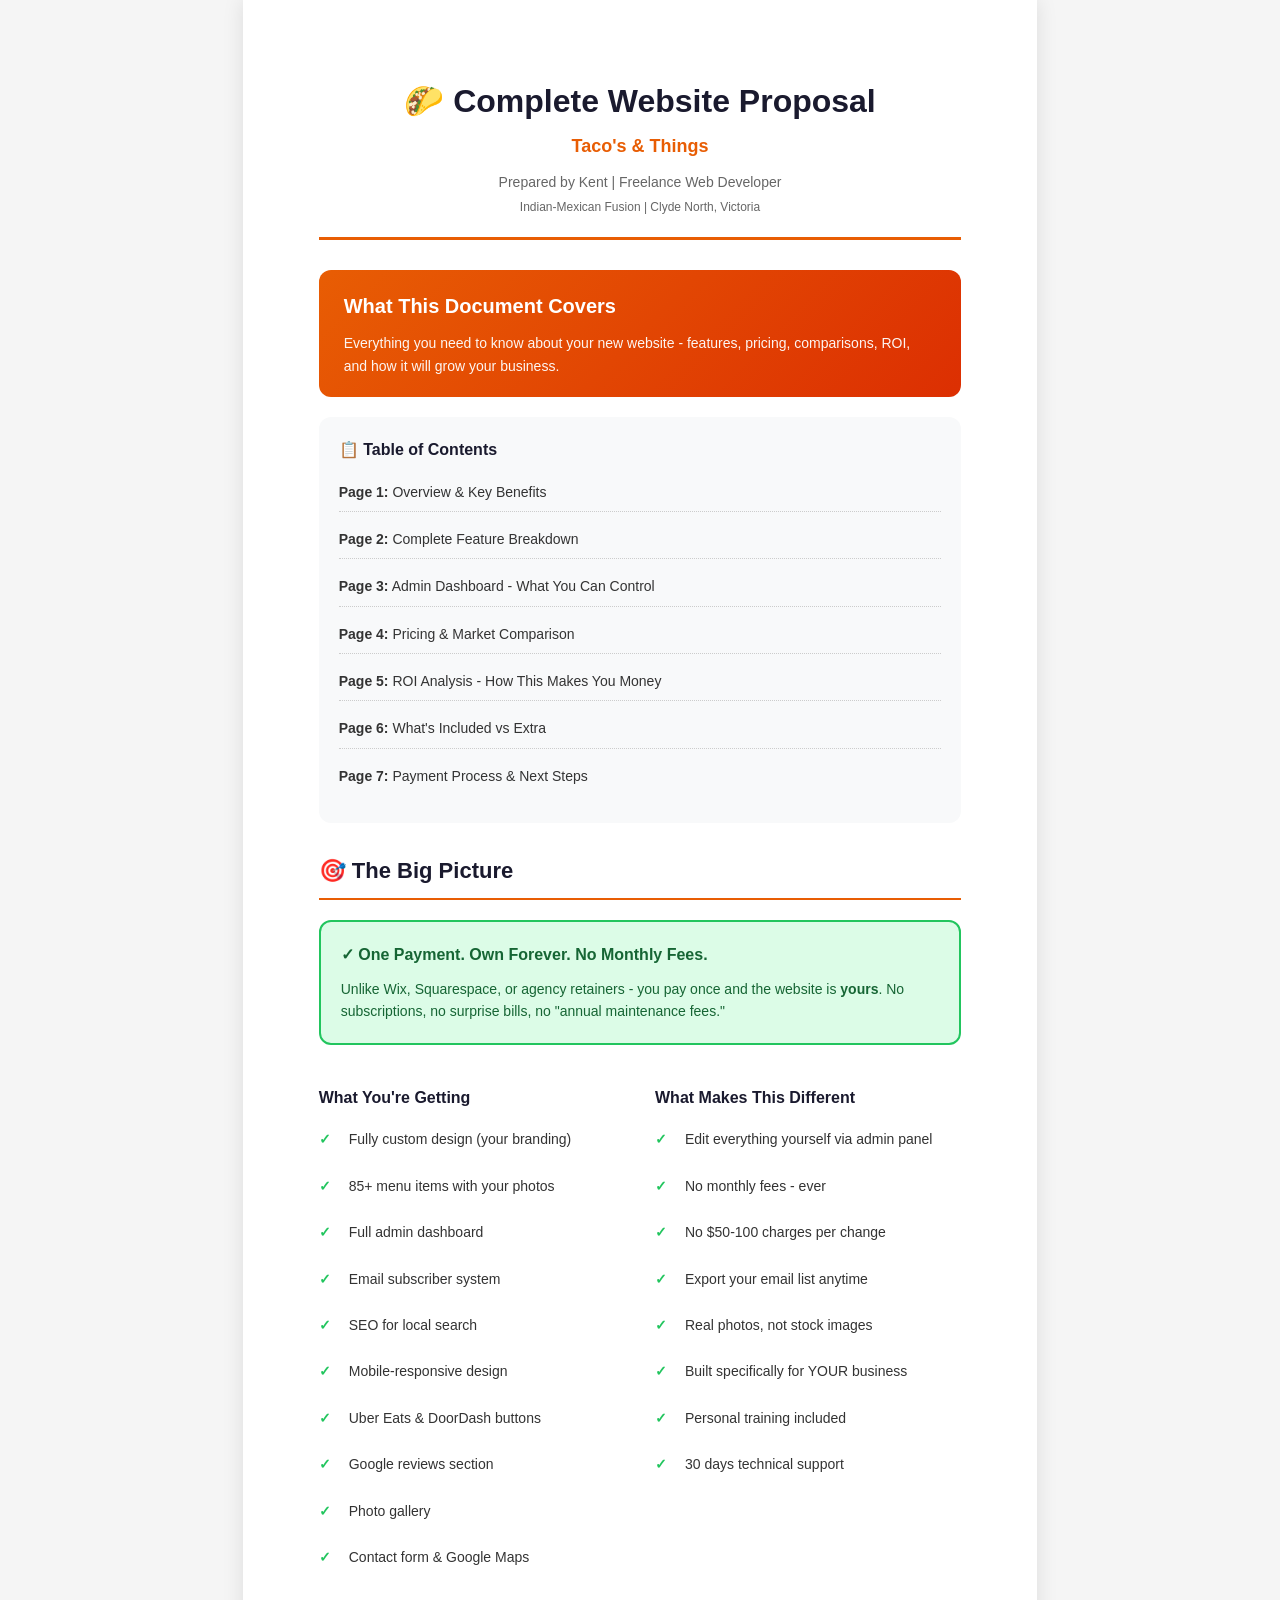
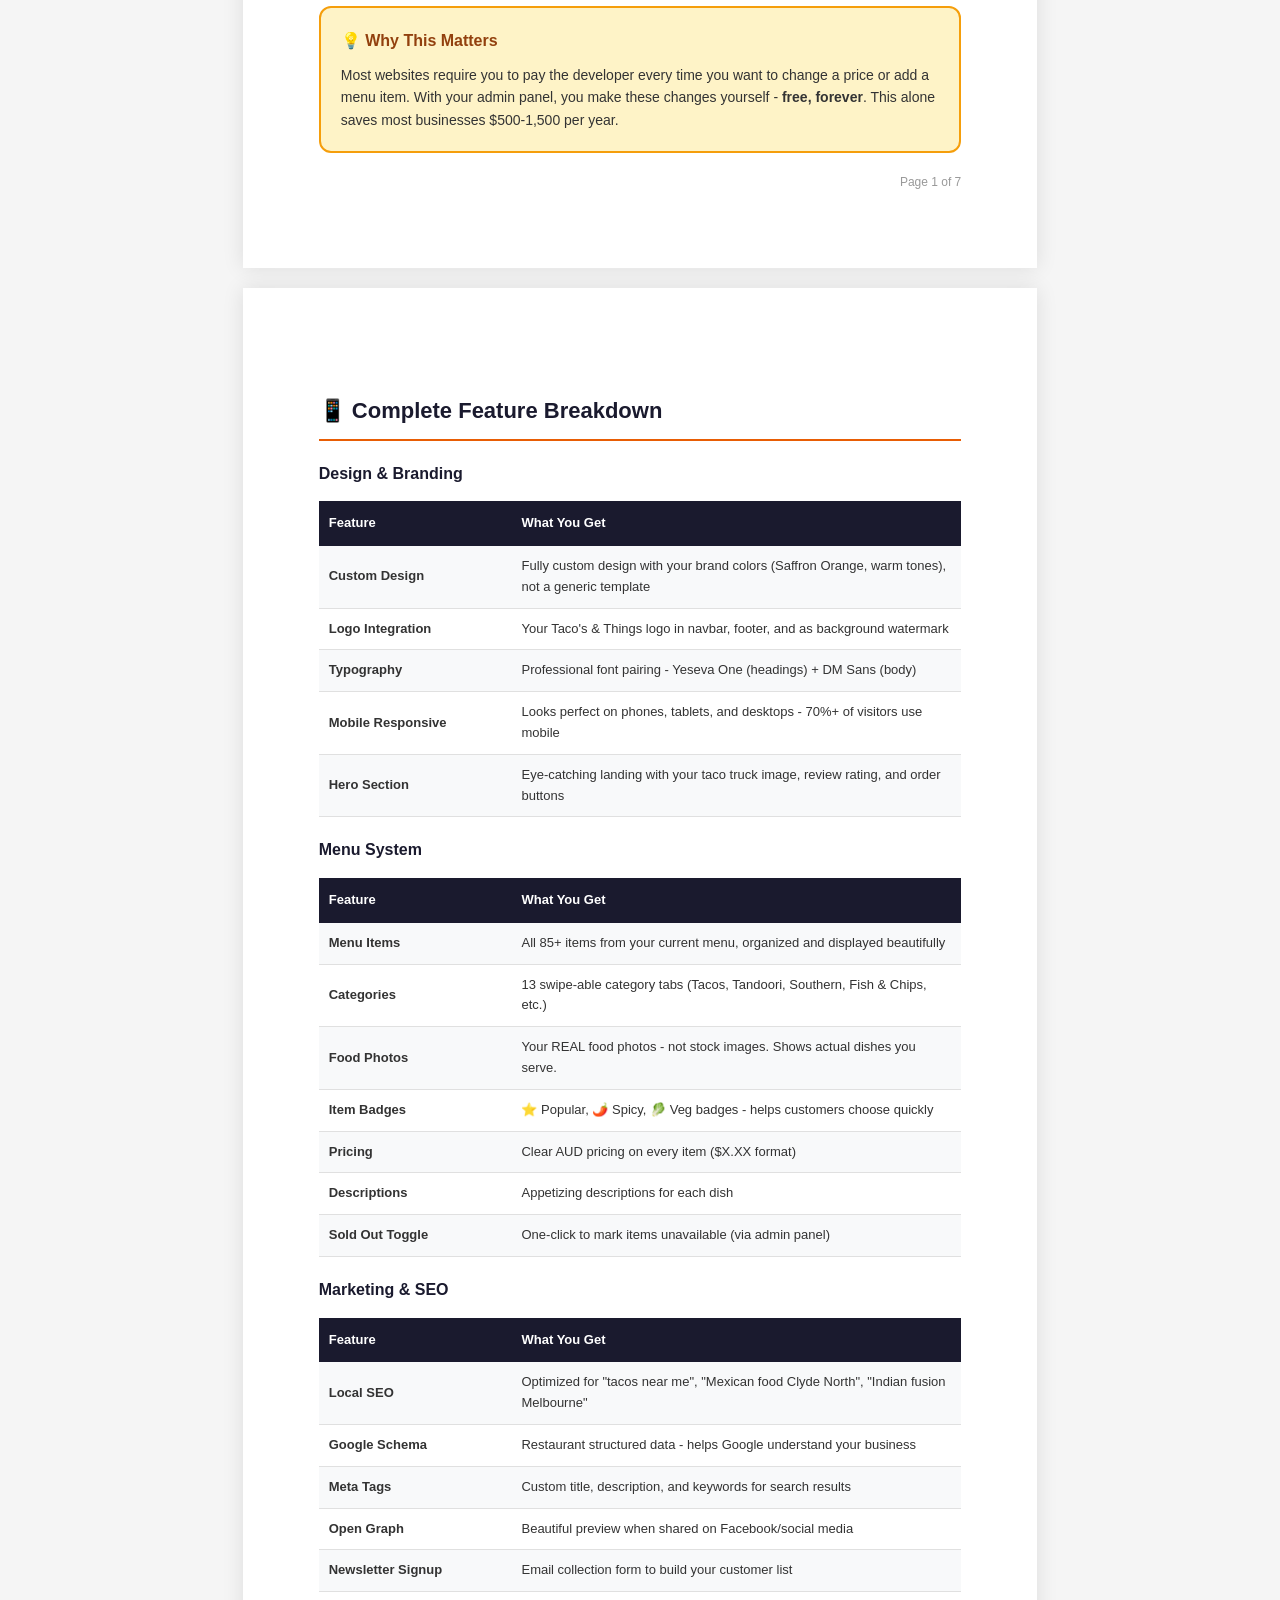
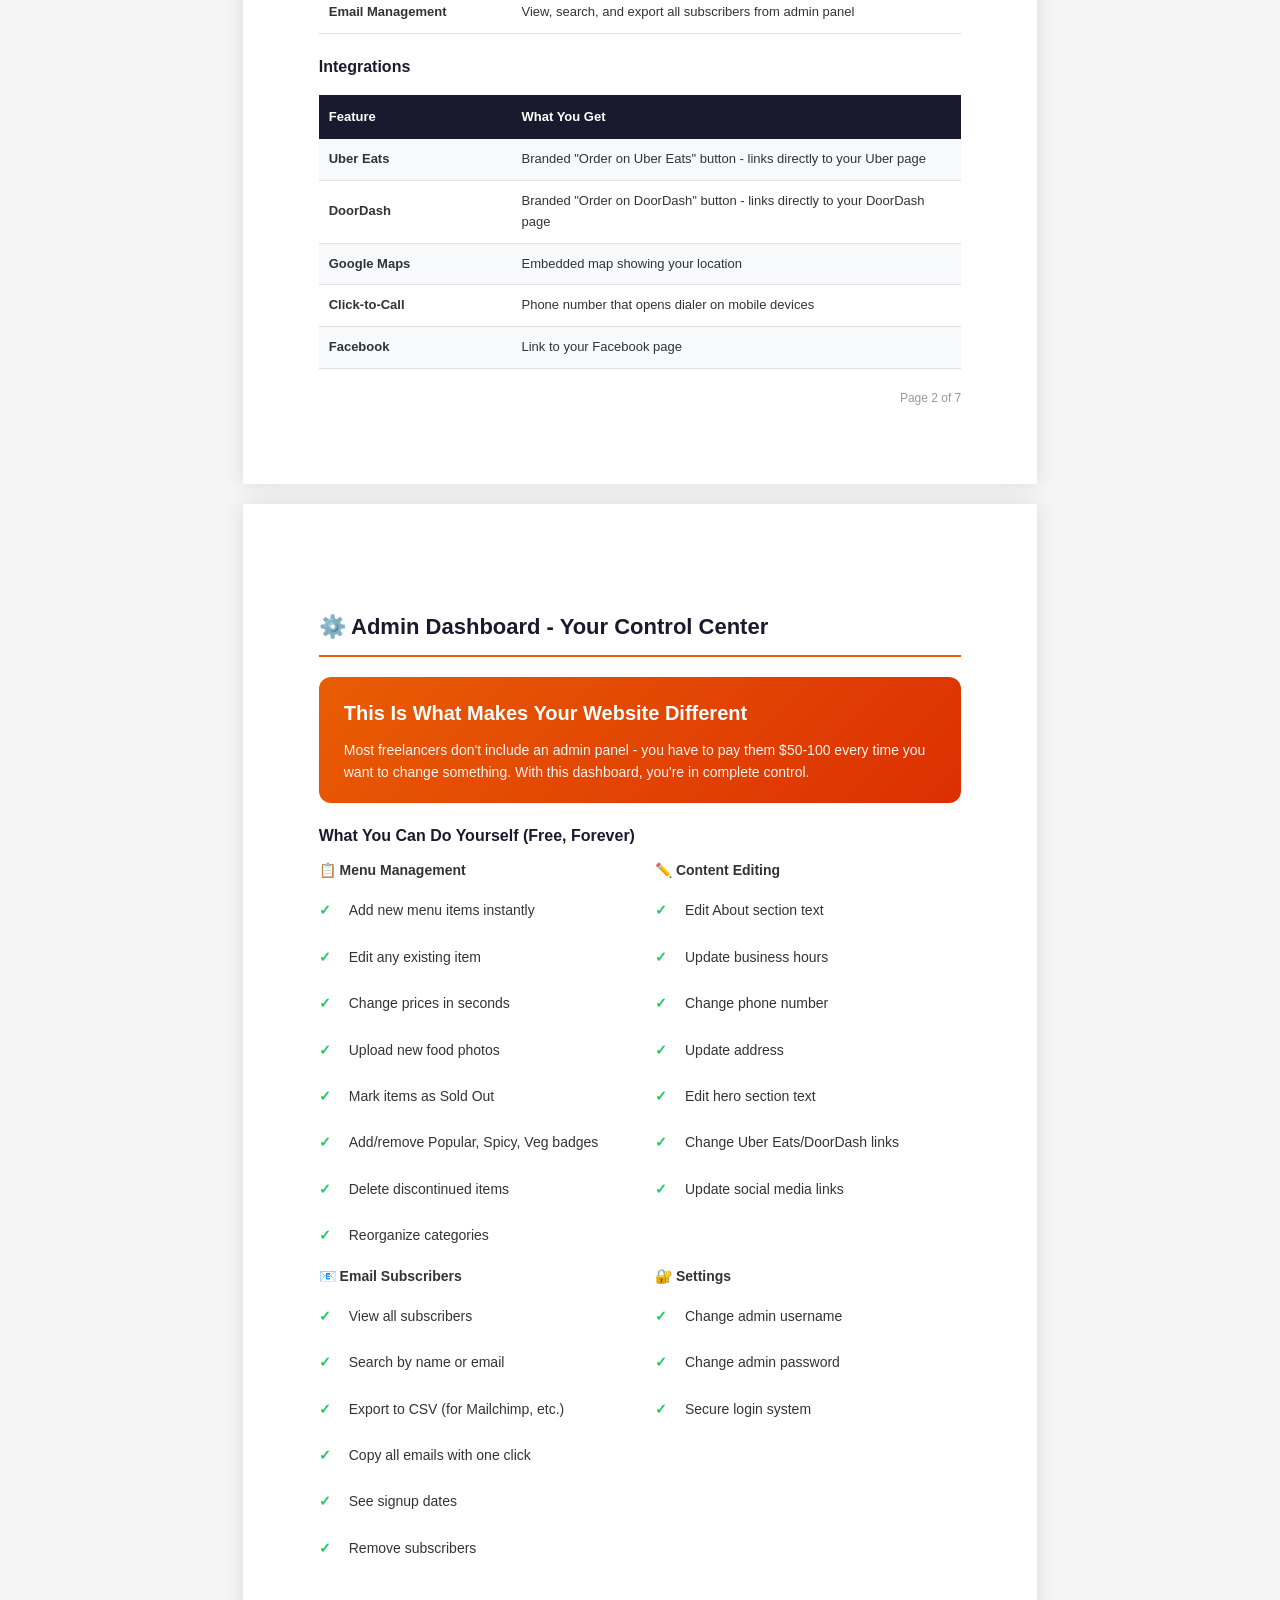
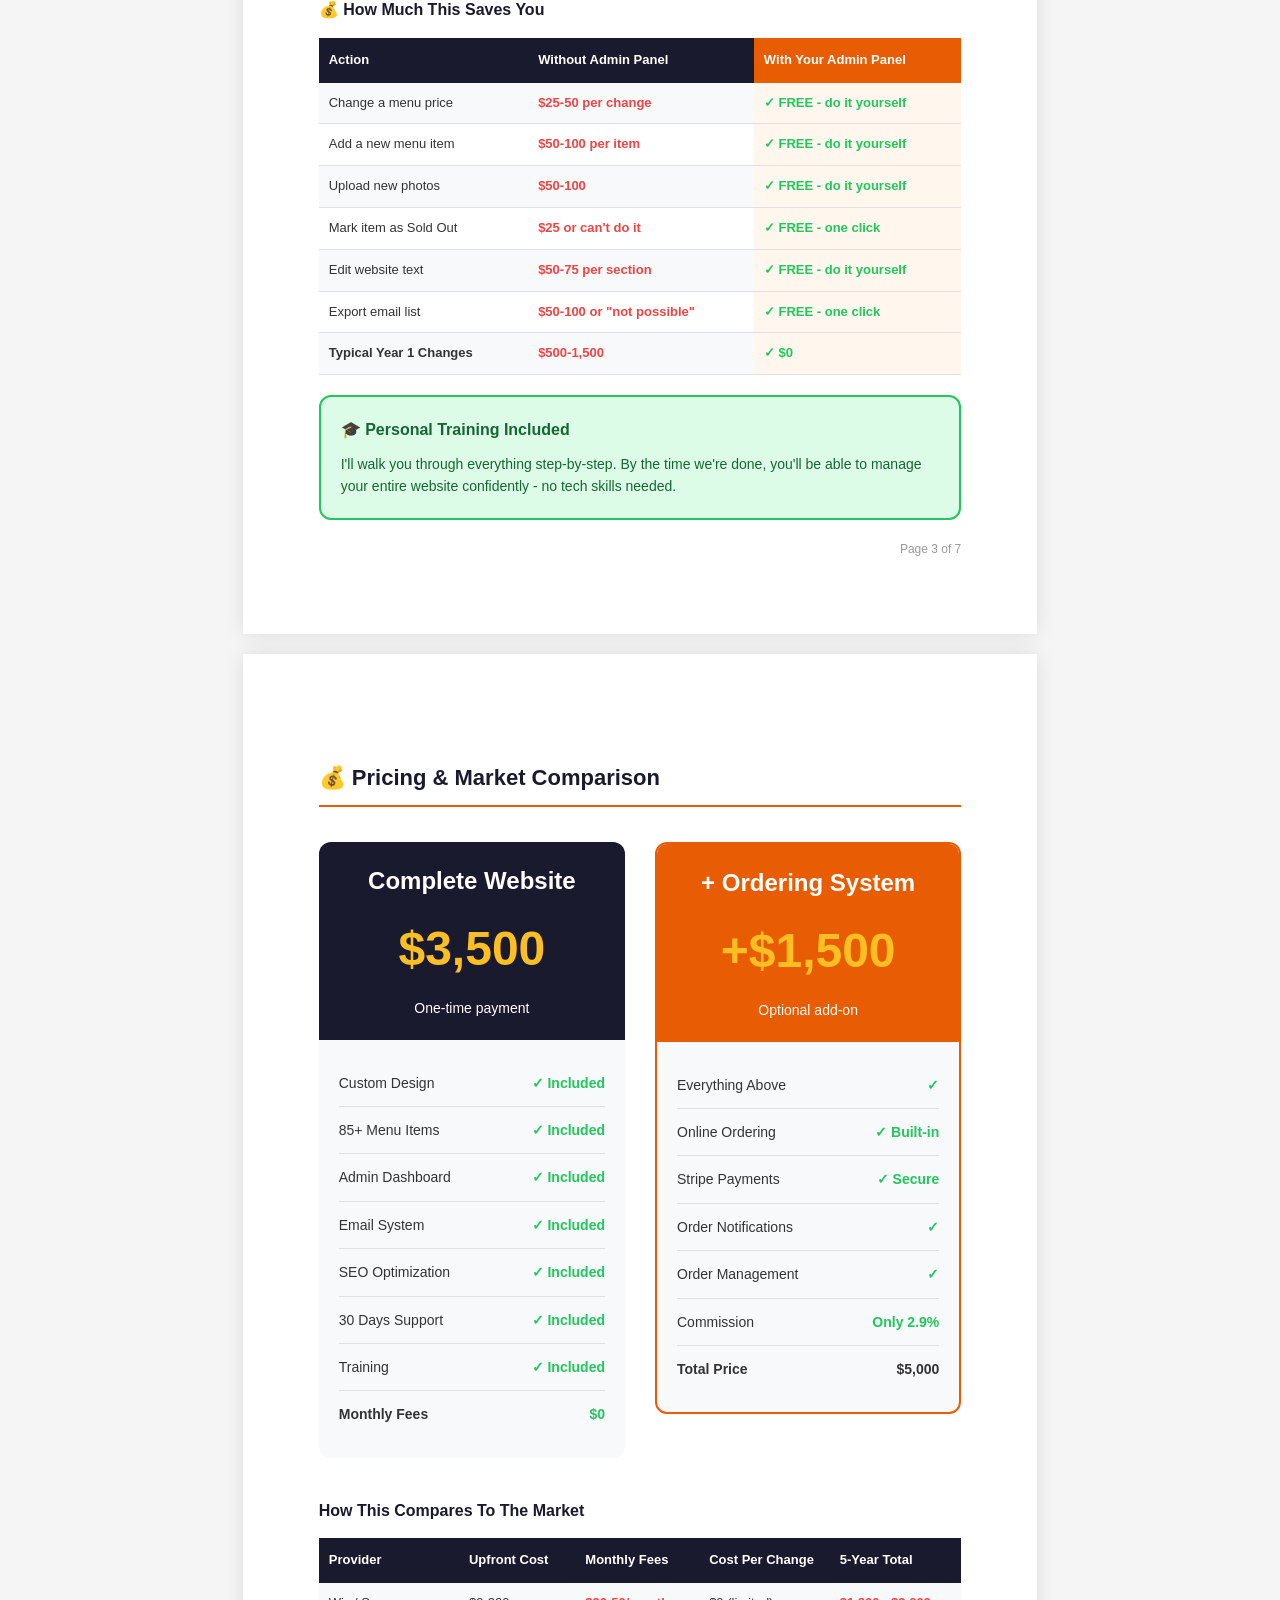
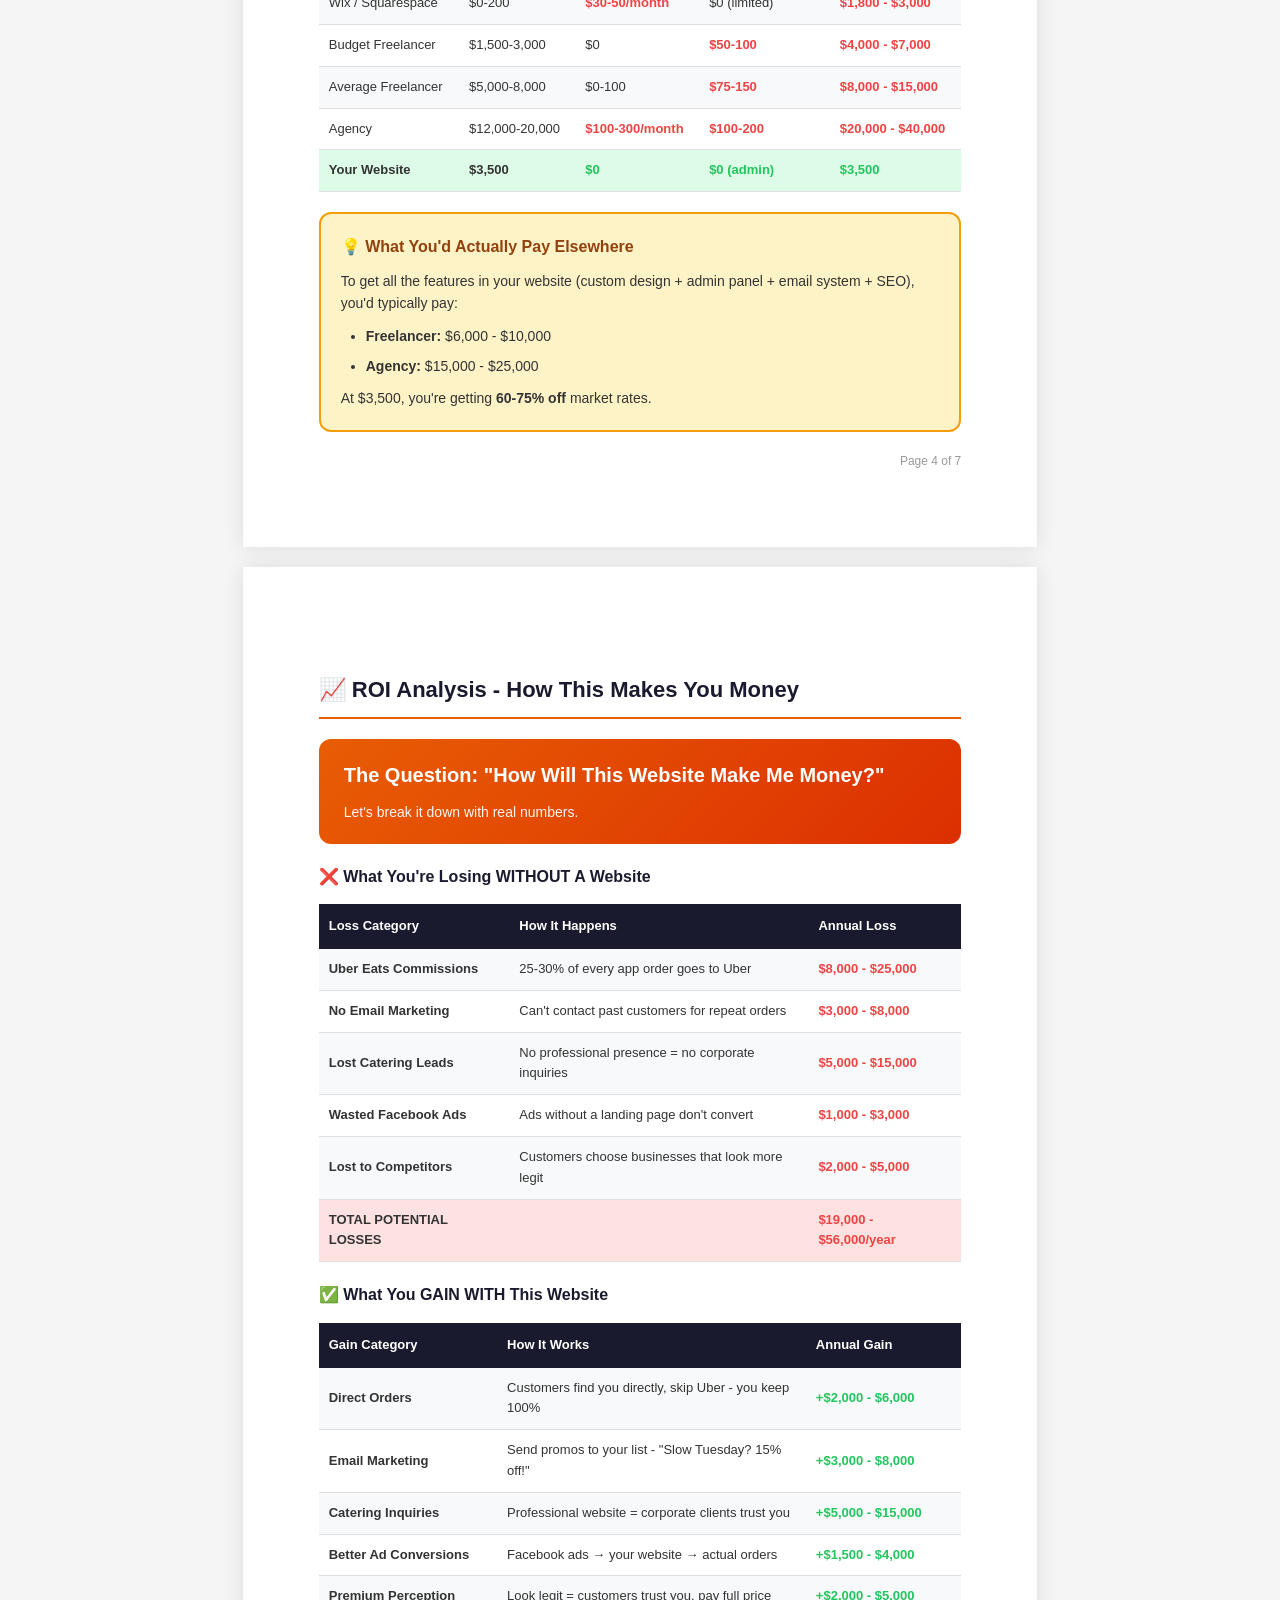
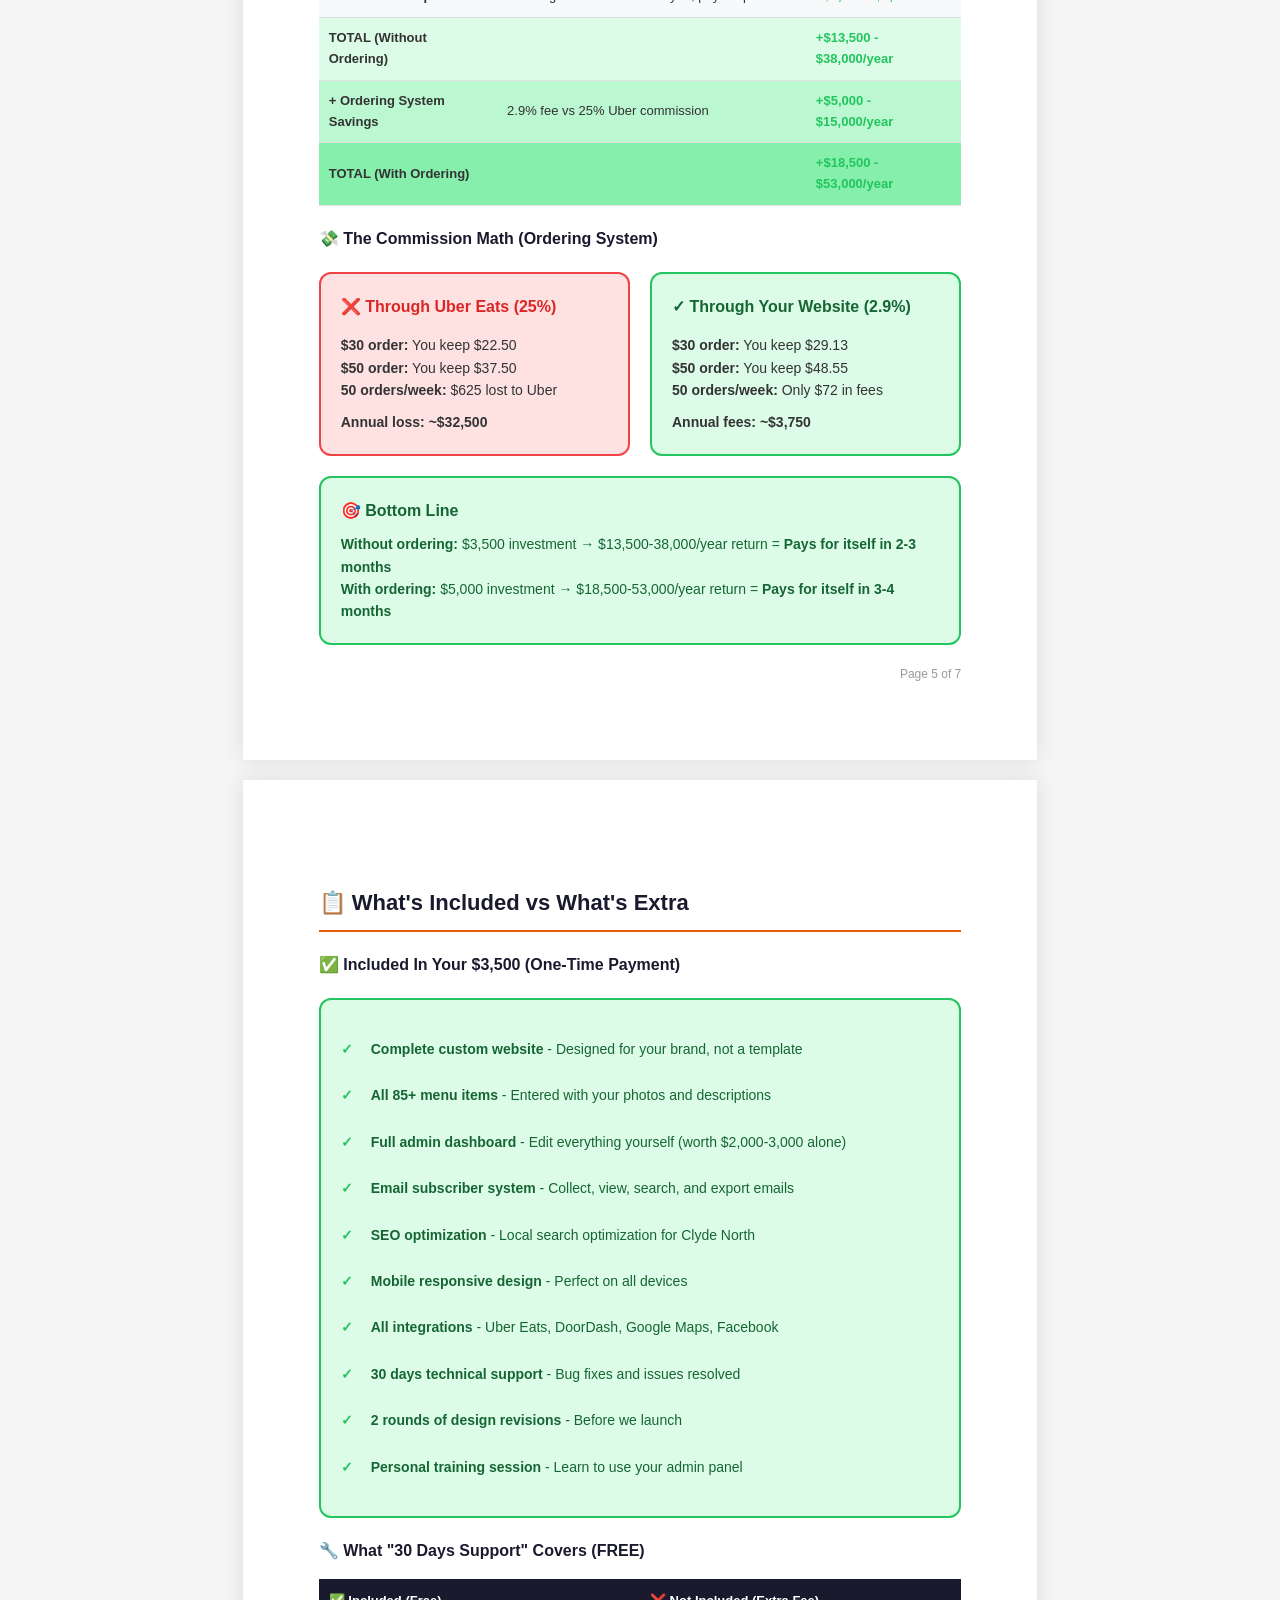
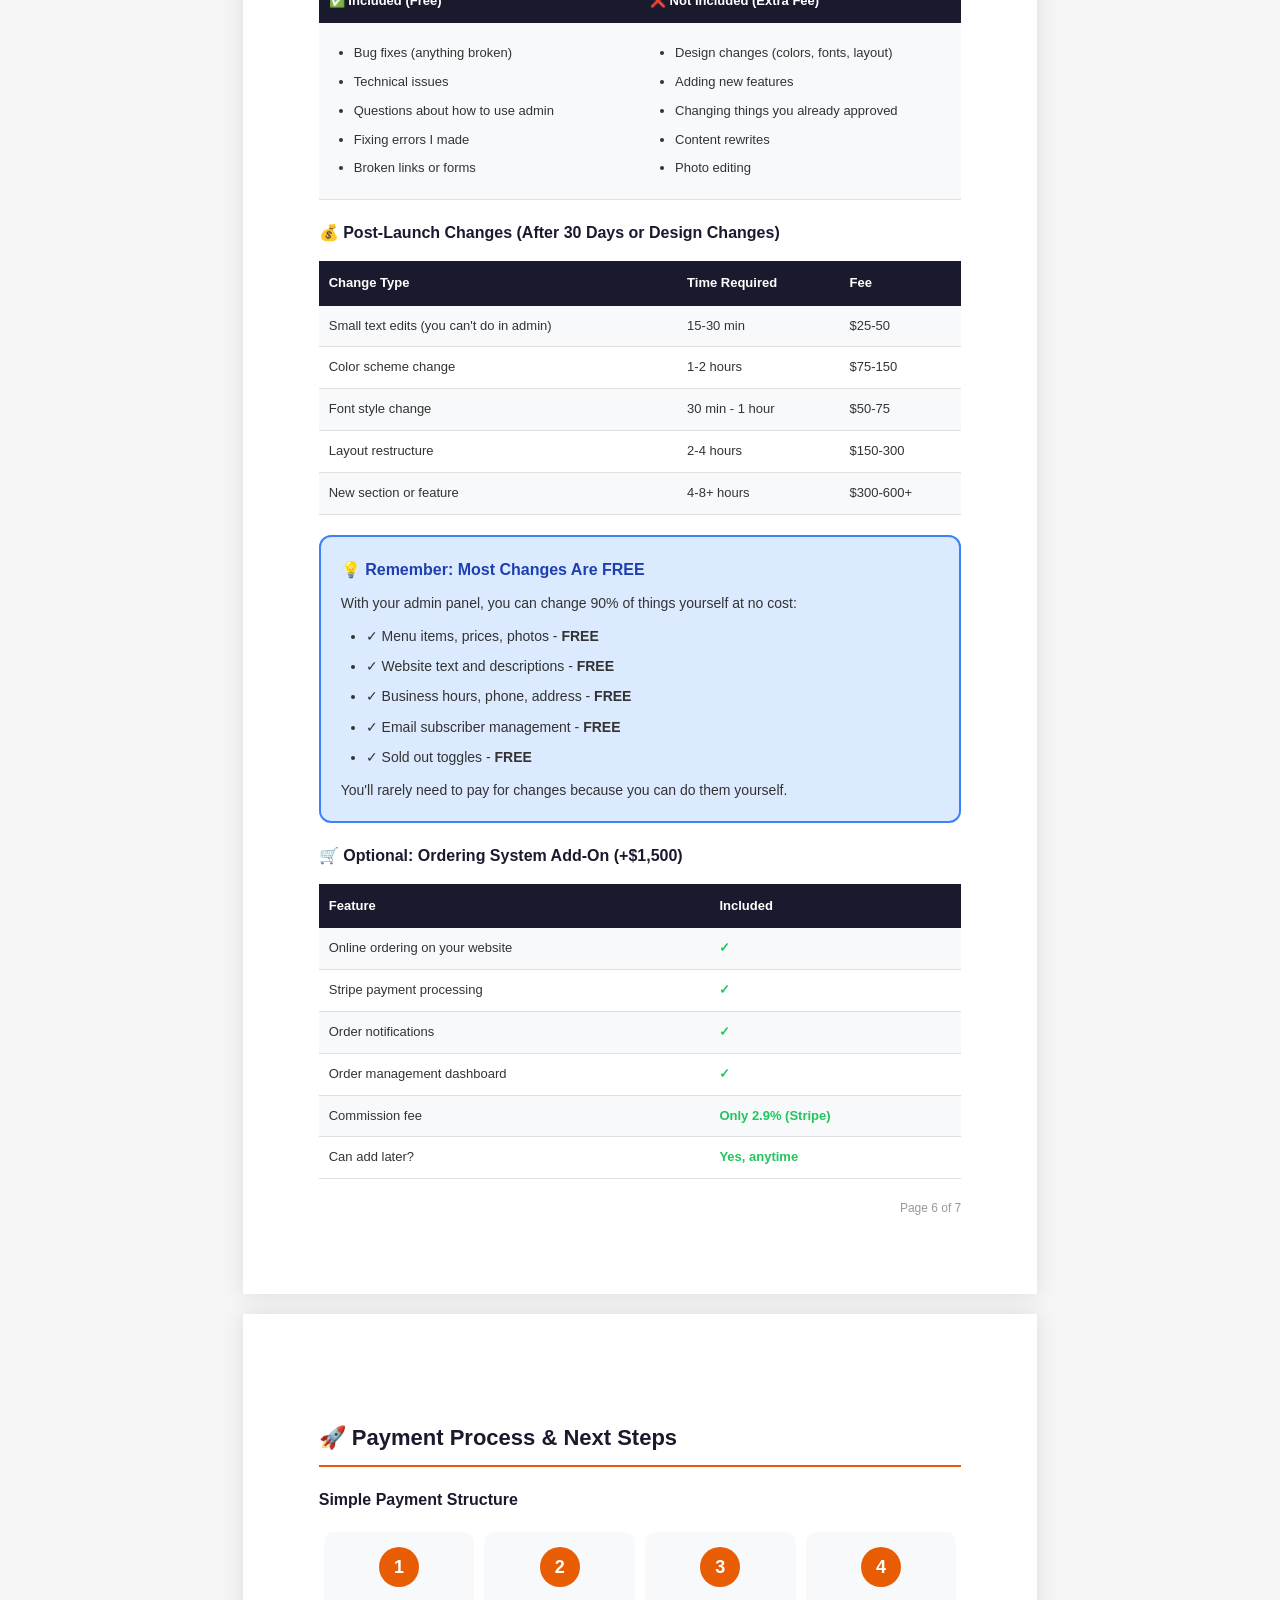
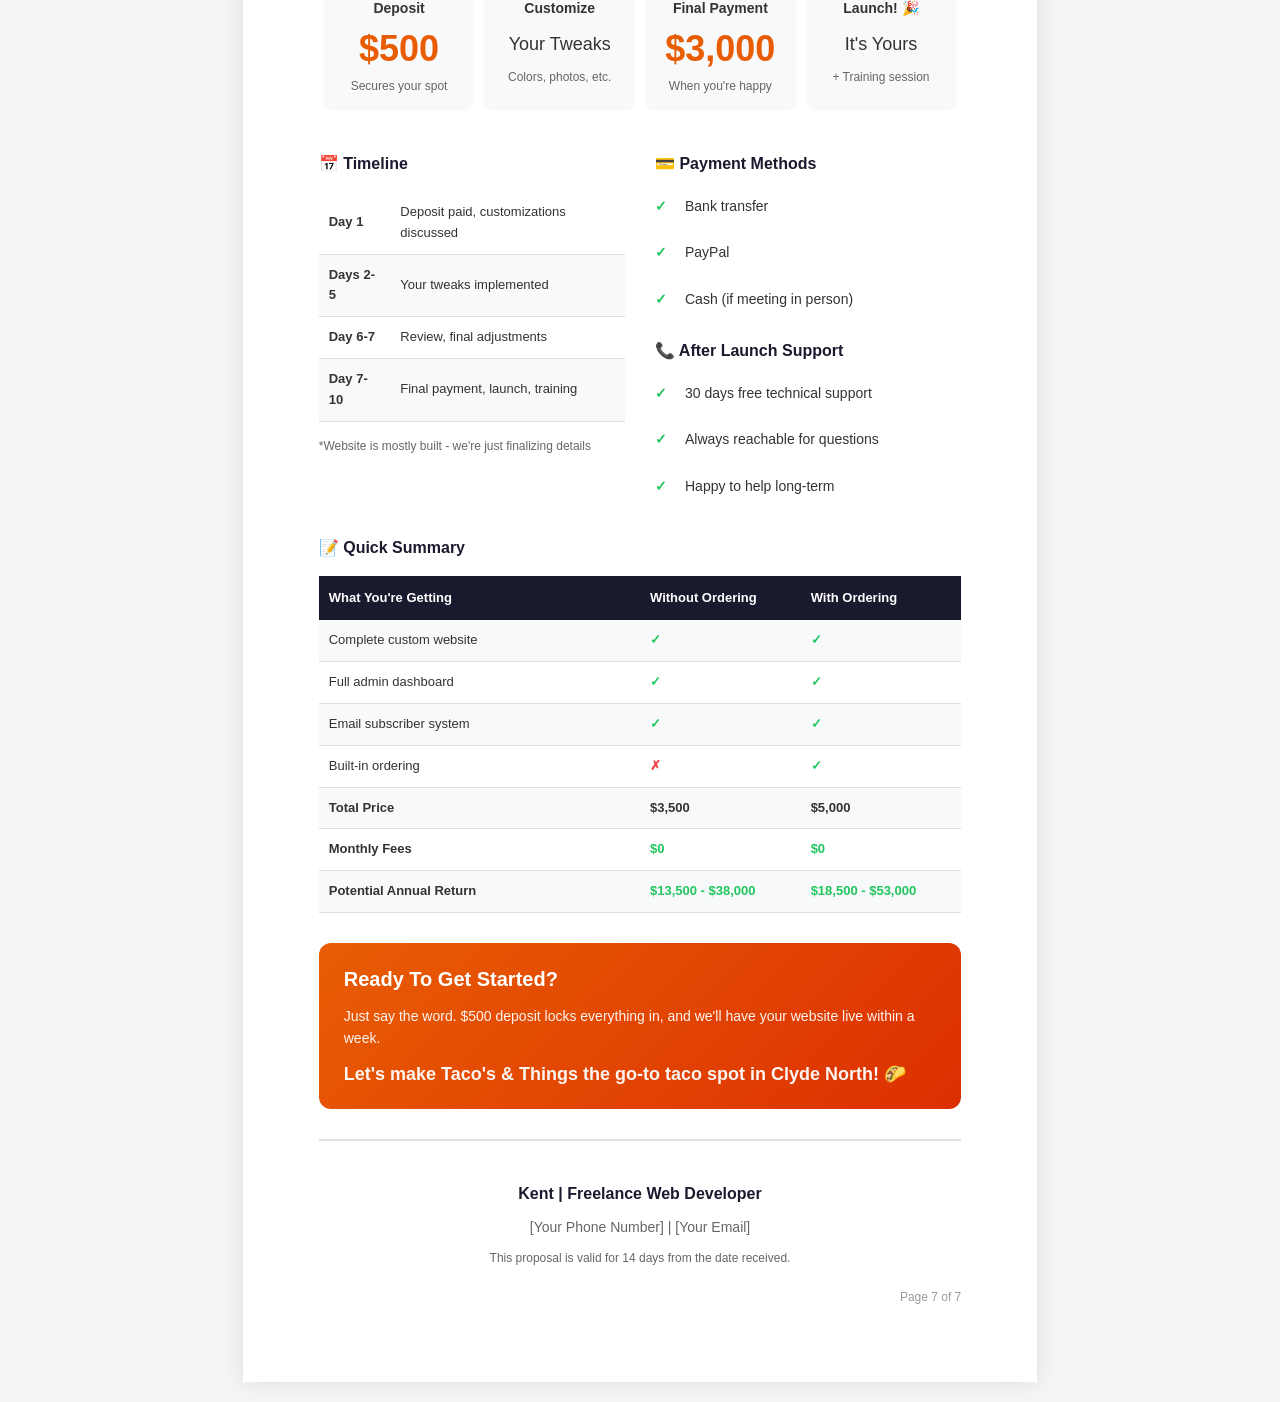
<file: frontend/public/proposal-detailed.html>
<!DOCTYPE html>
<html lang="en">
<head>
    <meta charset="UTF-8">
    <meta name="viewport" content="width=device-width, initial-scale=1.0">
    <title>Complete Website Proposal - Taco's & Things</title>
    <style>
        * {
            margin: 0;
            padding: 0;
            box-sizing: border-box;
        }
        
        @media print {
            body { -webkit-print-color-adjust: exact; print-color-adjust: exact; }
            .page { page-break-after: always; }
            .no-break { page-break-inside: avoid; }
        }
        
        body {
            font-family: 'Segoe UI', Tahoma, Geneva, Verdana, sans-serif;
            background: #f5f5f5;
            color: #333;
            line-height: 1.6;
            font-size: 14px;
        }
        
        .page {
            width: 210mm;
            min-height: 297mm;
            margin: 0 auto 20px;
            background: white;
            padding: 20mm;
            box-shadow: 0 0 20px rgba(0,0,0,0.1);
        }
        
        /* Header Styles */
        .header {
            text-align: center;
            margin-bottom: 30px;
            padding-bottom: 20px;
            border-bottom: 3px solid #E85D04;
        }
        
        .header h1 {
            font-size: 32px;
            color: #1a1a2e;
            margin-bottom: 5px;
        }
        
        .header .subtitle {
            font-size: 18px;
            color: #E85D04;
            font-weight: 600;
        }
        
        .header p {
            color: #666;
            font-size: 14px;
            margin-top: 10px;
        }
        
        /* Section Styles */
        h2 {
            font-size: 22px;
            color: #1a1a2e;
            margin: 30px 0 15px;
            padding-bottom: 10px;
            border-bottom: 2px solid #E85D04;
        }
        
        h3 {
            font-size: 16px;
            color: #1a1a2e;
            margin: 20px 0 10px;
        }
        
        /* Highlight Boxes */
        .highlight-box {
            background: linear-gradient(135deg, #E85D04 0%, #DC2F02 100%);
            color: white;
            padding: 20px 25px;
            border-radius: 12px;
            margin: 20px 0;
        }
        
        .highlight-box h3 {
            color: white;
            font-size: 20px;
            margin: 0 0 10px 0;
        }
        
        .highlight-box p {
            margin: 0;
            opacity: 0.95;
        }
        
        .green-box {
            background: #dcfce7;
            border: 2px solid #22c55e;
            border-radius: 12px;
            padding: 20px;
            margin: 20px 0;
        }
        
        .green-box h3 {
            color: #166534;
            margin: 0 0 10px 0;
        }
        
        .green-box p, .green-box li {
            color: #166534;
        }
        
        .yellow-box {
            background: #fef3c7;
            border: 2px solid #f59e0b;
            border-radius: 12px;
            padding: 20px;
            margin: 20px 0;
        }
        
        .yellow-box h3 {
            color: #92400e;
            margin: 0 0 10px 0;
        }
        
        .blue-box {
            background: #dbeafe;
            border: 2px solid #3b82f6;
            border-radius: 12px;
            padding: 20px;
            margin: 20px 0;
        }
        
        .blue-box h3 {
            color: #1e40af;
            margin: 0 0 10px 0;
        }
        
        /* Tables */
        table {
            width: 100%;
            border-collapse: collapse;
            margin: 15px 0;
            font-size: 13px;
        }
        
        th {
            background: #1a1a2e;
            color: white;
            padding: 12px 10px;
            text-align: left;
            font-weight: 600;
        }
        
        td {
            padding: 10px;
            border-bottom: 1px solid #e0e0e0;
        }
        
        tr:nth-child(even) {
            background: #f8f9fa;
        }
        
        .highlight-col {
            background: #fff7ed !important;
        }
        
        th.highlight-col {
            background: #E85D04 !important;
        }
        
        .check { color: #22c55e; font-weight: bold; }
        .cross { color: #ef4444; font-weight: bold; }
        .partial { color: #f59e0b; font-weight: bold; }
        
        /* Lists */
        ul, ol {
            margin: 10px 0 10px 25px;
        }
        
        li {
            margin: 8px 0;
        }
        
        .feature-list {
            list-style: none;
            margin-left: 0;
        }
        
        .feature-list li {
            padding: 8px 0;
            padding-left: 30px;
            position: relative;
        }
        
        .feature-list li::before {
            content: "✓";
            color: #22c55e;
            font-weight: bold;
            position: absolute;
            left: 0;
        }
        
        /* Pricing Section */
        .pricing-table {
            background: #f8f9fa;
            border-radius: 12px;
            overflow: hidden;
            margin: 20px 0;
        }
        
        .pricing-header {
            background: #1a1a2e;
            color: white;
            padding: 20px;
            text-align: center;
        }
        
        .pricing-header h3 {
            color: white;
            font-size: 24px;
            margin: 0;
        }
        
        .pricing-header .price {
            font-size: 48px;
            font-weight: 700;
            color: #fbbf24;
            margin: 10px 0;
        }
        
        .pricing-body {
            padding: 20px;
        }
        
        .pricing-row {
            display: flex;
            justify-content: space-between;
            padding: 12px 0;
            border-bottom: 1px solid #e0e0e0;
        }
        
        .pricing-row:last-child {
            border-bottom: none;
        }
        
        /* Two Column Layout */
        .two-columns {
            display: flex;
            gap: 30px;
        }
        
        .column {
            flex: 1;
        }
        
        /* Process Steps */
        .process-steps {
            display: flex;
            justify-content: space-between;
            margin: 20px 0;
        }
        
        .step {
            text-align: center;
            flex: 1;
            padding: 15px;
            background: #f8f9fa;
            border-radius: 10px;
            margin: 0 5px;
        }
        
        .step-number {
            width: 40px;
            height: 40px;
            background: #E85D04;
            color: white;
            border-radius: 50%;
            display: flex;
            align-items: center;
            justify-content: center;
            margin: 0 auto 10px;
            font-weight: bold;
            font-size: 18px;
        }
        
        /* Footer */
        .footer {
            text-align: center;
            padding-top: 20px;
            border-top: 2px solid #e0e0e0;
            margin-top: 30px;
            color: #666;
        }
        
        /* Page Numbers */
        .page-number {
            text-align: right;
            color: #999;
            font-size: 12px;
            margin-top: 20px;
        }
        
        /* TOC */
        .toc {
            background: #f8f9fa;
            padding: 20px;
            border-radius: 12px;
            margin: 20px 0;
        }
        
        .toc h3 {
            margin-top: 0;
        }
        
        .toc ul {
            list-style: none;
            margin: 0;
        }
        
        .toc li {
            padding: 8px 0;
            border-bottom: 1px dotted #ccc;
        }
        
        .toc li:last-child {
            border-bottom: none;
        }
        
        /* Quote Box */
        .quote-box {
            background: #f8f9fa;
            border-left: 4px solid #E85D04;
            padding: 15px 20px;
            margin: 15px 0;
            font-style: italic;
        }
        
        .big-number {
            font-size: 36px;
            font-weight: 700;
            color: #E85D04;
        }
        
        .comparison-vs {
            display: flex;
            gap: 20px;
            margin: 20px 0;
        }
        
        .vs-box {
            flex: 1;
            padding: 20px;
            border-radius: 12px;
        }
        
        .vs-bad {
            background: #fee2e2;
            border: 2px solid #ef4444;
        }
        
        .vs-good {
            background: #dcfce7;
            border: 2px solid #22c55e;
        }
        
        .vs-box h4 {
            margin: 0 0 15px 0;
            font-size: 16px;
        }
        
        .vs-bad h4 { color: #dc2626; }
        .vs-good h4 { color: #166534; }
    </style>
</head>
<body>

    <!-- PAGE 1: Cover & Overview -->
    <div class="page">
        <div class="header">
            <h1>🌮 Complete Website Proposal</h1>
            <div class="subtitle">Taco's & Things</div>
            <p>Prepared by Kent | Freelance Web Developer</p>
            <p style="margin-top: 5px; font-size: 12px;">Indian-Mexican Fusion | Clyde North, Victoria</p>
        </div>
        
        <div class="highlight-box">
            <h3>What This Document Covers</h3>
            <p>Everything you need to know about your new website - features, pricing, comparisons, ROI, and how it will grow your business.</p>
        </div>
        
        <div class="toc">
            <h3>📋 Table of Contents</h3>
            <ul>
                <li><strong>Page 1:</strong> Overview & Key Benefits</li>
                <li><strong>Page 2:</strong> Complete Feature Breakdown</li>
                <li><strong>Page 3:</strong> Admin Dashboard - What You Can Control</li>
                <li><strong>Page 4:</strong> Pricing & Market Comparison</li>
                <li><strong>Page 5:</strong> ROI Analysis - How This Makes You Money</li>
                <li><strong>Page 6:</strong> What's Included vs Extra</li>
                <li><strong>Page 7:</strong> Payment Process & Next Steps</li>
            </ul>
        </div>
        
        <h2>🎯 The Big Picture</h2>
        
        <div class="green-box">
            <h3>✓ One Payment. Own Forever. No Monthly Fees.</h3>
            <p>Unlike Wix, Squarespace, or agency retainers - you pay once and the website is <strong>yours</strong>. No subscriptions, no surprise bills, no "annual maintenance fees."</p>
        </div>
        
        <div class="two-columns">
            <div class="column">
                <h3>What You're Getting</h3>
                <ul class="feature-list">
                    <li>Fully custom design (your branding)</li>
                    <li>85+ menu items with your photos</li>
                    <li>Full admin dashboard</li>
                    <li>Email subscriber system</li>
                    <li>SEO for local search</li>
                    <li>Mobile-responsive design</li>
                    <li>Uber Eats & DoorDash buttons</li>
                    <li>Google reviews section</li>
                    <li>Photo gallery</li>
                    <li>Contact form & Google Maps</li>
                </ul>
            </div>
            <div class="column">
                <h3>What Makes This Different</h3>
                <ul class="feature-list">
                    <li>Edit everything yourself via admin panel</li>
                    <li>No monthly fees - ever</li>
                    <li>No $50-100 charges per change</li>
                    <li>Export your email list anytime</li>
                    <li>Real photos, not stock images</li>
                    <li>Built specifically for YOUR business</li>
                    <li>Personal training included</li>
                    <li>30 days technical support</li>
                </ul>
            </div>
        </div>
        
        <div class="yellow-box">
            <h3>💡 Why This Matters</h3>
            <p>Most websites require you to pay the developer every time you want to change a price or add a menu item. With your admin panel, you make these changes yourself - <strong>free, forever</strong>. This alone saves most businesses $500-1,500 per year.</p>
        </div>
        
        <div class="page-number">Page 1 of 7</div>
    </div>

    <!-- PAGE 2: Complete Feature Breakdown -->
    <div class="page">
        <h2>📱 Complete Feature Breakdown</h2>
        
        <h3>Design & Branding</h3>
        <table>
            <tr>
                <th style="width: 30%;">Feature</th>
                <th style="width: 70%;">What You Get</th>
            </tr>
            <tr>
                <td><strong>Custom Design</strong></td>
                <td>Fully custom design with your brand colors (Saffron Orange, warm tones), not a generic template</td>
            </tr>
            <tr>
                <td><strong>Logo Integration</strong></td>
                <td>Your Taco's & Things logo in navbar, footer, and as background watermark</td>
            </tr>
            <tr>
                <td><strong>Typography</strong></td>
                <td>Professional font pairing - Yeseva One (headings) + DM Sans (body)</td>
            </tr>
            <tr>
                <td><strong>Mobile Responsive</strong></td>
                <td>Looks perfect on phones, tablets, and desktops - 70%+ of visitors use mobile</td>
            </tr>
            <tr>
                <td><strong>Hero Section</strong></td>
                <td>Eye-catching landing with your taco truck image, review rating, and order buttons</td>
            </tr>
        </table>
        
        <h3>Menu System</h3>
        <table>
            <tr>
                <th style="width: 30%;">Feature</th>
                <th style="width: 70%;">What You Get</th>
            </tr>
            <tr>
                <td><strong>Menu Items</strong></td>
                <td>All 85+ items from your current menu, organized and displayed beautifully</td>
            </tr>
            <tr>
                <td><strong>Categories</strong></td>
                <td>13 swipe-able category tabs (Tacos, Tandoori, Southern, Fish & Chips, etc.)</td>
            </tr>
            <tr>
                <td><strong>Food Photos</strong></td>
                <td>Your REAL food photos - not stock images. Shows actual dishes you serve.</td>
            </tr>
            <tr>
                <td><strong>Item Badges</strong></td>
                <td>⭐ Popular, 🌶️ Spicy, 🥬 Veg badges - helps customers choose quickly</td>
            </tr>
            <tr>
                <td><strong>Pricing</strong></td>
                <td>Clear AUD pricing on every item ($X.XX format)</td>
            </tr>
            <tr>
                <td><strong>Descriptions</strong></td>
                <td>Appetizing descriptions for each dish</td>
            </tr>
            <tr>
                <td><strong>Sold Out Toggle</strong></td>
                <td>One-click to mark items unavailable (via admin panel)</td>
            </tr>
        </table>
        
        <h3>Marketing & SEO</h3>
        <table>
            <tr>
                <th style="width: 30%;">Feature</th>
                <th style="width: 70%;">What You Get</th>
            </tr>
            <tr>
                <td><strong>Local SEO</strong></td>
                <td>Optimized for "tacos near me", "Mexican food Clyde North", "Indian fusion Melbourne"</td>
            </tr>
            <tr>
                <td><strong>Google Schema</strong></td>
                <td>Restaurant structured data - helps Google understand your business</td>
            </tr>
            <tr>
                <td><strong>Meta Tags</strong></td>
                <td>Custom title, description, and keywords for search results</td>
            </tr>
            <tr>
                <td><strong>Open Graph</strong></td>
                <td>Beautiful preview when shared on Facebook/social media</td>
            </tr>
            <tr>
                <td><strong>Newsletter Signup</strong></td>
                <td>Email collection form to build your customer list</td>
            </tr>
            <tr>
                <td><strong>Email Management</strong></td>
                <td>View, search, and export all subscribers from admin panel</td>
            </tr>
        </table>
        
        <h3>Integrations</h3>
        <table>
            <tr>
                <th style="width: 30%;">Feature</th>
                <th style="width: 70%;">What You Get</th>
            </tr>
            <tr>
                <td><strong>Uber Eats</strong></td>
                <td>Branded "Order on Uber Eats" button - links directly to your Uber page</td>
            </tr>
            <tr>
                <td><strong>DoorDash</strong></td>
                <td>Branded "Order on DoorDash" button - links directly to your DoorDash page</td>
            </tr>
            <tr>
                <td><strong>Google Maps</strong></td>
                <td>Embedded map showing your location</td>
            </tr>
            <tr>
                <td><strong>Click-to-Call</strong></td>
                <td>Phone number that opens dialer on mobile devices</td>
            </tr>
            <tr>
                <td><strong>Facebook</strong></td>
                <td>Link to your Facebook page</td>
            </tr>
        </table>
        
        <div class="page-number">Page 2 of 7</div>
    </div>

    <!-- PAGE 3: Admin Dashboard -->
    <div class="page">
        <h2>⚙️ Admin Dashboard - Your Control Center</h2>
        
        <div class="highlight-box">
            <h3>This Is What Makes Your Website Different</h3>
            <p>Most freelancers don't include an admin panel - you have to pay them $50-100 every time you want to change something. With this dashboard, you're in complete control.</p>
        </div>
        
        <h3>What You Can Do Yourself (Free, Forever)</h3>
        
        <div class="two-columns">
            <div class="column">
                <h4>📋 Menu Management</h4>
                <ul class="feature-list">
                    <li>Add new menu items instantly</li>
                    <li>Edit any existing item</li>
                    <li>Change prices in seconds</li>
                    <li>Upload new food photos</li>
                    <li>Mark items as Sold Out</li>
                    <li>Add/remove Popular, Spicy, Veg badges</li>
                    <li>Delete discontinued items</li>
                    <li>Reorganize categories</li>
                </ul>
            </div>
            <div class="column">
                <h4>✏️ Content Editing</h4>
                <ul class="feature-list">
                    <li>Edit About section text</li>
                    <li>Update business hours</li>
                    <li>Change phone number</li>
                    <li>Update address</li>
                    <li>Edit hero section text</li>
                    <li>Change Uber Eats/DoorDash links</li>
                    <li>Update social media links</li>
                </ul>
            </div>
        </div>
        
        <div class="two-columns">
            <div class="column">
                <h4>📧 Email Subscribers</h4>
                <ul class="feature-list">
                    <li>View all subscribers</li>
                    <li>Search by name or email</li>
                    <li>Export to CSV (for Mailchimp, etc.)</li>
                    <li>Copy all emails with one click</li>
                    <li>See signup dates</li>
                    <li>Remove subscribers</li>
                </ul>
            </div>
            <div class="column">
                <h4>🔐 Settings</h4>
                <ul class="feature-list">
                    <li>Change admin username</li>
                    <li>Change admin password</li>
                    <li>Secure login system</li>
                </ul>
            </div>
        </div>
        
        <h3>💰 How Much This Saves You</h3>
        
        <table>
            <tr>
                <th>Action</th>
                <th>Without Admin Panel</th>
                <th class="highlight-col">With Your Admin Panel</th>
            </tr>
            <tr>
                <td>Change a menu price</td>
                <td class="cross">$25-50 per change</td>
                <td class="highlight-col check">✓ FREE - do it yourself</td>
            </tr>
            <tr>
                <td>Add a new menu item</td>
                <td class="cross">$50-100 per item</td>
                <td class="highlight-col check">✓ FREE - do it yourself</td>
            </tr>
            <tr>
                <td>Upload new photos</td>
                <td class="cross">$50-100</td>
                <td class="highlight-col check">✓ FREE - do it yourself</td>
            </tr>
            <tr>
                <td>Mark item as Sold Out</td>
                <td class="cross">$25 or can't do it</td>
                <td class="highlight-col check">✓ FREE - one click</td>
            </tr>
            <tr>
                <td>Edit website text</td>
                <td class="cross">$50-75 per section</td>
                <td class="highlight-col check">✓ FREE - do it yourself</td>
            </tr>
            <tr>
                <td>Export email list</td>
                <td class="cross">$50-100 or "not possible"</td>
                <td class="highlight-col check">✓ FREE - one click</td>
            </tr>
            <tr>
                <td><strong>Typical Year 1 Changes</strong></td>
                <td class="cross"><strong>$500-1,500</strong></td>
                <td class="highlight-col check"><strong>✓ $0</strong></td>
            </tr>
        </table>
        
        <div class="green-box">
            <h3>🎓 Personal Training Included</h3>
            <p>I'll walk you through everything step-by-step. By the time we're done, you'll be able to manage your entire website confidently - no tech skills needed.</p>
        </div>
        
        <div class="page-number">Page 3 of 7</div>
    </div>

    <!-- PAGE 4: Pricing & Market Comparison -->
    <div class="page">
        <h2>💰 Pricing & Market Comparison</h2>
        
        <div class="two-columns">
            <div class="column">
                <div class="pricing-table">
                    <div class="pricing-header">
                        <h3>Complete Website</h3>
                        <div class="price">$3,500</div>
                        <p>One-time payment</p>
                    </div>
                    <div class="pricing-body">
                        <div class="pricing-row">
                            <span>Custom Design</span>
                            <span class="check">✓ Included</span>
                        </div>
                        <div class="pricing-row">
                            <span>85+ Menu Items</span>
                            <span class="check">✓ Included</span>
                        </div>
                        <div class="pricing-row">
                            <span>Admin Dashboard</span>
                            <span class="check">✓ Included</span>
                        </div>
                        <div class="pricing-row">
                            <span>Email System</span>
                            <span class="check">✓ Included</span>
                        </div>
                        <div class="pricing-row">
                            <span>SEO Optimization</span>
                            <span class="check">✓ Included</span>
                        </div>
                        <div class="pricing-row">
                            <span>30 Days Support</span>
                            <span class="check">✓ Included</span>
                        </div>
                        <div class="pricing-row">
                            <span>Training</span>
                            <span class="check">✓ Included</span>
                        </div>
                        <div class="pricing-row">
                            <span><strong>Monthly Fees</strong></span>
                            <span class="check"><strong>$0</strong></span>
                        </div>
                    </div>
                </div>
            </div>
            <div class="column">
                <div class="pricing-table" style="border: 2px solid #E85D04;">
                    <div class="pricing-header" style="background: #E85D04;">
                        <h3>+ Ordering System</h3>
                        <div class="price">+$1,500</div>
                        <p>Optional add-on</p>
                    </div>
                    <div class="pricing-body">
                        <div class="pricing-row">
                            <span>Everything Above</span>
                            <span class="check">✓</span>
                        </div>
                        <div class="pricing-row">
                            <span>Online Ordering</span>
                            <span class="check">✓ Built-in</span>
                        </div>
                        <div class="pricing-row">
                            <span>Stripe Payments</span>
                            <span class="check">✓ Secure</span>
                        </div>
                        <div class="pricing-row">
                            <span>Order Notifications</span>
                            <span class="check">✓</span>
                        </div>
                        <div class="pricing-row">
                            <span>Order Management</span>
                            <span class="check">✓</span>
                        </div>
                        <div class="pricing-row">
                            <span>Commission</span>
                            <span class="check">Only 2.9%</span>
                        </div>
                        <div class="pricing-row">
                            <span><strong>Total Price</strong></span>
                            <span><strong>$5,000</strong></span>
                        </div>
                    </div>
                </div>
            </div>
        </div>
        
        <h3>How This Compares To The Market</h3>
        
        <table>
            <tr>
                <th>Provider</th>
                <th>Upfront Cost</th>
                <th>Monthly Fees</th>
                <th>Cost Per Change</th>
                <th>5-Year Total</th>
            </tr>
            <tr>
                <td>Wix / Squarespace</td>
                <td>$0-200</td>
                <td class="cross">$30-50/month</td>
                <td>$0 (limited)</td>
                <td class="cross">$1,800 - $3,000</td>
            </tr>
            <tr>
                <td>Budget Freelancer</td>
                <td>$1,500-3,000</td>
                <td>$0</td>
                <td class="cross">$50-100</td>
                <td class="cross">$4,000 - $7,000</td>
            </tr>
            <tr>
                <td>Average Freelancer</td>
                <td>$5,000-8,000</td>
                <td>$0-100</td>
                <td class="cross">$75-150</td>
                <td class="cross">$8,000 - $15,000</td>
            </tr>
            <tr>
                <td>Agency</td>
                <td>$12,000-20,000</td>
                <td class="cross">$100-300/month</td>
                <td class="cross">$100-200</td>
                <td class="cross">$20,000 - $40,000</td>
            </tr>
            <tr style="background: #dcfce7;">
                <td><strong>Your Website</strong></td>
                <td><strong>$3,500</strong></td>
                <td class="check"><strong>$0</strong></td>
                <td class="check"><strong>$0 (admin)</strong></td>
                <td class="check"><strong>$3,500</strong></td>
            </tr>
        </table>
        
        <div class="yellow-box">
            <h3>💡 What You'd Actually Pay Elsewhere</h3>
            <p>To get all the features in your website (custom design + admin panel + email system + SEO), you'd typically pay:</p>
            <ul>
                <li><strong>Freelancer:</strong> $6,000 - $10,000</li>
                <li><strong>Agency:</strong> $15,000 - $25,000</li>
            </ul>
            <p>At $3,500, you're getting <strong>60-75% off</strong> market rates.</p>
        </div>
        
        <div class="page-number">Page 4 of 7</div>
    </div>

    <!-- PAGE 5: ROI Analysis -->
    <div class="page">
        <h2>📈 ROI Analysis - How This Makes You Money</h2>
        
        <div class="highlight-box">
            <h3>The Question: "How Will This Website Make Me Money?"</h3>
            <p>Let's break it down with real numbers.</p>
        </div>
        
        <h3>❌ What You're Losing WITHOUT A Website</h3>
        
        <table>
            <tr>
                <th>Loss Category</th>
                <th>How It Happens</th>
                <th>Annual Loss</th>
            </tr>
            <tr>
                <td><strong>Uber Eats Commissions</strong></td>
                <td>25-30% of every app order goes to Uber</td>
                <td class="cross">$8,000 - $25,000</td>
            </tr>
            <tr>
                <td><strong>No Email Marketing</strong></td>
                <td>Can't contact past customers for repeat orders</td>
                <td class="cross">$3,000 - $8,000</td>
            </tr>
            <tr>
                <td><strong>Lost Catering Leads</strong></td>
                <td>No professional presence = no corporate inquiries</td>
                <td class="cross">$5,000 - $15,000</td>
            </tr>
            <tr>
                <td><strong>Wasted Facebook Ads</strong></td>
                <td>Ads without a landing page don't convert</td>
                <td class="cross">$1,000 - $3,000</td>
            </tr>
            <tr>
                <td><strong>Lost to Competitors</strong></td>
                <td>Customers choose businesses that look more legit</td>
                <td class="cross">$2,000 - $5,000</td>
            </tr>
            <tr style="background: #fee2e2;">
                <td><strong>TOTAL POTENTIAL LOSSES</strong></td>
                <td></td>
                <td class="cross"><strong>$19,000 - $56,000/year</strong></td>
            </tr>
        </table>
        
        <h3>✅ What You GAIN WITH This Website</h3>
        
        <table>
            <tr>
                <th>Gain Category</th>
                <th>How It Works</th>
                <th>Annual Gain</th>
            </tr>
            <tr>
                <td><strong>Direct Orders</strong></td>
                <td>Customers find you directly, skip Uber - you keep 100%</td>
                <td class="check">+$2,000 - $6,000</td>
            </tr>
            <tr>
                <td><strong>Email Marketing</strong></td>
                <td>Send promos to your list - "Slow Tuesday? 15% off!"</td>
                <td class="check">+$3,000 - $8,000</td>
            </tr>
            <tr>
                <td><strong>Catering Inquiries</strong></td>
                <td>Professional website = corporate clients trust you</td>
                <td class="check">+$5,000 - $15,000</td>
            </tr>
            <tr>
                <td><strong>Better Ad Conversions</strong></td>
                <td>Facebook ads → your website → actual orders</td>
                <td class="check">+$1,500 - $4,000</td>
            </tr>
            <tr>
                <td><strong>Premium Perception</strong></td>
                <td>Look legit = customers trust you, pay full price</td>
                <td class="check">+$2,000 - $5,000</td>
            </tr>
            <tr style="background: #dcfce7;">
                <td><strong>TOTAL (Without Ordering)</strong></td>
                <td></td>
                <td class="check"><strong>+$13,500 - $38,000/year</strong></td>
            </tr>
            <tr style="background: #bbf7d0;">
                <td><strong>+ Ordering System Savings</strong></td>
                <td>2.9% fee vs 25% Uber commission</td>
                <td class="check"><strong>+$5,000 - $15,000/year</strong></td>
            </tr>
            <tr style="background: #86efac;">
                <td><strong>TOTAL (With Ordering)</strong></td>
                <td></td>
                <td class="check"><strong>+$18,500 - $53,000/year</strong></td>
            </tr>
        </table>
        
        <h3>💸 The Commission Math (Ordering System)</h3>
        
        <div class="comparison-vs">
            <div class="vs-box vs-bad">
                <h4>❌ Through Uber Eats (25%)</h4>
                <p><strong>$30 order:</strong> You keep $22.50</p>
                <p><strong>$50 order:</strong> You keep $37.50</p>
                <p><strong>50 orders/week:</strong> $625 lost to Uber</p>
                <p style="margin-top: 10px;"><strong>Annual loss: ~$32,500</strong></p>
            </div>
            <div class="vs-box vs-good">
                <h4>✓ Through Your Website (2.9%)</h4>
                <p><strong>$30 order:</strong> You keep $29.13</p>
                <p><strong>$50 order:</strong> You keep $48.55</p>
                <p><strong>50 orders/week:</strong> Only $72 in fees</p>
                <p style="margin-top: 10px;"><strong>Annual fees: ~$3,750</strong></p>
            </div>
        </div>
        
        <div class="green-box">
            <h3>🎯 Bottom Line</h3>
            <p><strong>Without ordering:</strong> $3,500 investment → $13,500-38,000/year return = <strong>Pays for itself in 2-3 months</strong></p>
            <p><strong>With ordering:</strong> $5,000 investment → $18,500-53,000/year return = <strong>Pays for itself in 3-4 months</strong></p>
        </div>
        
        <div class="page-number">Page 5 of 7</div>
    </div>

    <!-- PAGE 6: What's Included vs Extra -->
    <div class="page">
        <h2>📋 What's Included vs What's Extra</h2>
        
        <h3>✅ Included In Your $3,500 (One-Time Payment)</h3>
        
        <div class="green-box">
            <ul class="feature-list">
                <li><strong>Complete custom website</strong> - Designed for your brand, not a template</li>
                <li><strong>All 85+ menu items</strong> - Entered with your photos and descriptions</li>
                <li><strong>Full admin dashboard</strong> - Edit everything yourself (worth $2,000-3,000 alone)</li>
                <li><strong>Email subscriber system</strong> - Collect, view, search, and export emails</li>
                <li><strong>SEO optimization</strong> - Local search optimization for Clyde North</li>
                <li><strong>Mobile responsive design</strong> - Perfect on all devices</li>
                <li><strong>All integrations</strong> - Uber Eats, DoorDash, Google Maps, Facebook</li>
                <li><strong>30 days technical support</strong> - Bug fixes and issues resolved</li>
                <li><strong>2 rounds of design revisions</strong> - Before we launch</li>
                <li><strong>Personal training session</strong> - Learn to use your admin panel</li>
            </ul>
        </div>
        
        <h3>🔧 What "30 Days Support" Covers (FREE)</h3>
        
        <table>
            <tr>
                <th style="width: 50%;">✅ Included (Free)</th>
                <th style="width: 50%;">❌ Not Included (Extra Fee)</th>
            </tr>
            <tr>
                <td>
                    <ul>
                        <li>Bug fixes (anything broken)</li>
                        <li>Technical issues</li>
                        <li>Questions about how to use admin</li>
                        <li>Fixing errors I made</li>
                        <li>Broken links or forms</li>
                    </ul>
                </td>
                <td>
                    <ul>
                        <li>Design changes (colors, fonts, layout)</li>
                        <li>Adding new features</li>
                        <li>Changing things you already approved</li>
                        <li>Content rewrites</li>
                        <li>Photo editing</li>
                    </ul>
                </td>
            </tr>
        </table>
        
        <h3>💰 Post-Launch Changes (After 30 Days or Design Changes)</h3>
        
        <table>
            <tr>
                <th>Change Type</th>
                <th>Time Required</th>
                <th>Fee</th>
            </tr>
            <tr>
                <td>Small text edits (you can't do in admin)</td>
                <td>15-30 min</td>
                <td>$25-50</td>
            </tr>
            <tr>
                <td>Color scheme change</td>
                <td>1-2 hours</td>
                <td>$75-150</td>
            </tr>
            <tr>
                <td>Font style change</td>
                <td>30 min - 1 hour</td>
                <td>$50-75</td>
            </tr>
            <tr>
                <td>Layout restructure</td>
                <td>2-4 hours</td>
                <td>$150-300</td>
            </tr>
            <tr>
                <td>New section or feature</td>
                <td>4-8+ hours</td>
                <td>$300-600+</td>
            </tr>
        </table>
        
        <div class="blue-box">
            <h3>💡 Remember: Most Changes Are FREE</h3>
            <p>With your admin panel, you can change 90% of things yourself at no cost:</p>
            <ul>
                <li>✓ Menu items, prices, photos - <strong>FREE</strong></li>
                <li>✓ Website text and descriptions - <strong>FREE</strong></li>
                <li>✓ Business hours, phone, address - <strong>FREE</strong></li>
                <li>✓ Email subscriber management - <strong>FREE</strong></li>
                <li>✓ Sold out toggles - <strong>FREE</strong></li>
            </ul>
            <p>You'll rarely need to pay for changes because you can do them yourself.</p>
        </div>
        
        <h3>🛒 Optional: Ordering System Add-On (+$1,500)</h3>
        
        <table>
            <tr>
                <th>Feature</th>
                <th>Included</th>
            </tr>
            <tr>
                <td>Online ordering on your website</td>
                <td class="check">✓</td>
            </tr>
            <tr>
                <td>Stripe payment processing</td>
                <td class="check">✓</td>
            </tr>
            <tr>
                <td>Order notifications</td>
                <td class="check">✓</td>
            </tr>
            <tr>
                <td>Order management dashboard</td>
                <td class="check">✓</td>
            </tr>
            <tr>
                <td>Commission fee</td>
                <td class="check">Only 2.9% (Stripe)</td>
            </tr>
            <tr>
                <td>Can add later?</td>
                <td class="check">Yes, anytime</td>
            </tr>
        </table>
        
        <div class="page-number">Page 6 of 7</div>
    </div>

    <!-- PAGE 7: Payment Process & Next Steps -->
    <div class="page">
        <h2>🚀 Payment Process & Next Steps</h2>
        
        <h3>Simple Payment Structure</h3>
        
        <div class="process-steps">
            <div class="step">
                <div class="step-number">1</div>
                <h4>Deposit</h4>
                <p class="big-number">$500</p>
                <p style="font-size: 12px; color: #666;">Secures your spot</p>
            </div>
            <div class="step">
                <div class="step-number">2</div>
                <h4>Customize</h4>
                <p style="font-size: 18px; margin: 10px 0;">Your Tweaks</p>
                <p style="font-size: 12px; color: #666;">Colors, photos, etc.</p>
            </div>
            <div class="step">
                <div class="step-number">3</div>
                <h4>Final Payment</h4>
                <p class="big-number">$3,000</p>
                <p style="font-size: 12px; color: #666;">When you're happy</p>
            </div>
            <div class="step">
                <div class="step-number">4</div>
                <h4>Launch! 🎉</h4>
                <p style="font-size: 18px; margin: 10px 0;">It's Yours</p>
                <p style="font-size: 12px; color: #666;">+ Training session</p>
            </div>
        </div>
        
        <div class="two-columns">
            <div class="column">
                <h3>📅 Timeline</h3>
                <table>
                    <tr>
                        <td><strong>Day 1</strong></td>
                        <td>Deposit paid, customizations discussed</td>
                    </tr>
                    <tr>
                        <td><strong>Days 2-5</strong></td>
                        <td>Your tweaks implemented</td>
                    </tr>
                    <tr>
                        <td><strong>Day 6-7</strong></td>
                        <td>Review, final adjustments</td>
                    </tr>
                    <tr>
                        <td><strong>Day 7-10</strong></td>
                        <td>Final payment, launch, training</td>
                    </tr>
                </table>
                <p style="font-size: 12px; color: #666; margin-top: 10px;">*Website is mostly built - we're just finalizing details</p>
            </div>
            <div class="column">
                <h3>💳 Payment Methods</h3>
                <ul class="feature-list">
                    <li>Bank transfer</li>
                    <li>PayPal</li>
                    <li>Cash (if meeting in person)</li>
                </ul>
                
                <h3 style="margin-top: 20px;">📞 After Launch Support</h3>
                <ul class="feature-list">
                    <li>30 days free technical support</li>
                    <li>Always reachable for questions</li>
                    <li>Happy to help long-term</li>
                </ul>
            </div>
        </div>
        
        <h3>📝 Quick Summary</h3>
        
        <table>
            <tr>
                <th style="width: 50%;">What You're Getting</th>
                <th style="width: 25%;">Without Ordering</th>
                <th style="width: 25%;">With Ordering</th>
            </tr>
            <tr>
                <td>Complete custom website</td>
                <td class="check">✓</td>
                <td class="check">✓</td>
            </tr>
            <tr>
                <td>Full admin dashboard</td>
                <td class="check">✓</td>
                <td class="check">✓</td>
            </tr>
            <tr>
                <td>Email subscriber system</td>
                <td class="check">✓</td>
                <td class="check">✓</td>
            </tr>
            <tr>
                <td>Built-in ordering</td>
                <td class="cross">✗</td>
                <td class="check">✓</td>
            </tr>
            <tr>
                <td><strong>Total Price</strong></td>
                <td><strong>$3,500</strong></td>
                <td><strong>$5,000</strong></td>
            </tr>
            <tr>
                <td><strong>Monthly Fees</strong></td>
                <td class="check"><strong>$0</strong></td>
                <td class="check"><strong>$0</strong></td>
            </tr>
            <tr>
                <td><strong>Potential Annual Return</strong></td>
                <td class="check">$13,500 - $38,000</td>
                <td class="check">$18,500 - $53,000</td>
            </tr>
        </table>
        
        <div class="highlight-box" style="margin-top: 30px;">
            <h3>Ready To Get Started?</h3>
            <p>Just say the word. $500 deposit locks everything in, and we'll have your website live within a week.</p>
            <p style="margin-top: 10px; font-size: 18px;"><strong>Let's make Taco's & Things the go-to taco spot in Clyde North! 🌮</strong></p>
        </div>
        
        <div class="footer">
            <h3>Kent | Freelance Web Developer</h3>
            <p>[Your Phone Number] | [Your Email]</p>
            <p style="margin-top: 10px; font-size: 12px;">This proposal is valid for 14 days from the date received.</p>
        </div>
        
        <div class="page-number">Page 7 of 7</div>
    </div>

</body>
</html>
</file>
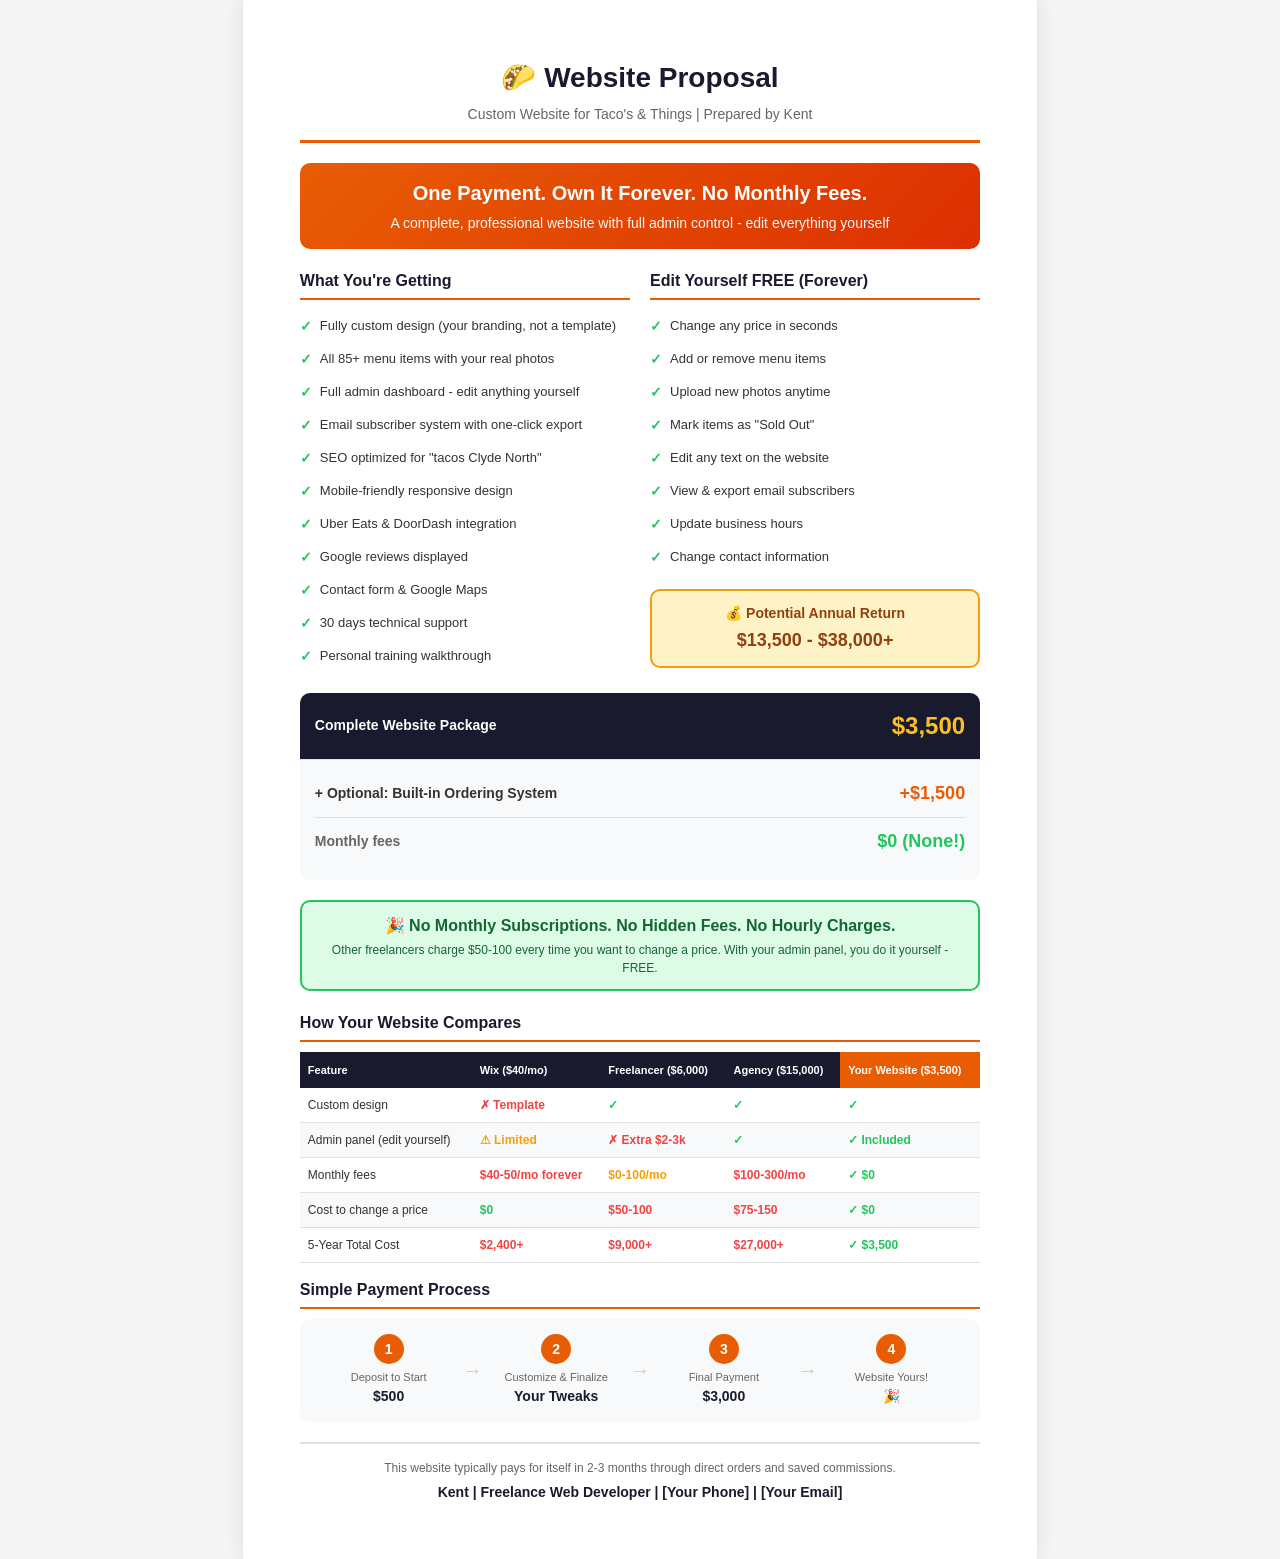
<file: frontend/public/proposal-summary.html>
<!DOCTYPE html>
<html lang="en">
<head>
    <meta charset="UTF-8">
    <meta name="viewport" content="width=device-width, initial-scale=1.0">
    <title>Website Proposal - Taco's & Things</title>
    <style>
        * {
            margin: 0;
            padding: 0;
            box-sizing: border-box;
        }
        
        @media print {
            body { -webkit-print-color-adjust: exact; print-color-adjust: exact; }
            .page { page-break-after: always; }
        }
        
        body {
            font-family: 'Segoe UI', Tahoma, Geneva, Verdana, sans-serif;
            background: #f5f5f5;
            color: #333;
            line-height: 1.5;
        }
        
        .page {
            width: 210mm;
            min-height: 297mm;
            margin: 0 auto;
            background: white;
            padding: 15mm;
            box-shadow: 0 0 20px rgba(0,0,0,0.1);
        }
        
        .header {
            text-align: center;
            margin-bottom: 20px;
            padding-bottom: 15px;
            border-bottom: 3px solid #E85D04;
        }
        
        .header h1 {
            font-size: 28px;
            color: #1a1a2e;
            margin-bottom: 5px;
        }
        
        .header p {
            color: #666;
            font-size: 14px;
        }
        
        .highlight-box {
            background: linear-gradient(135deg, #E85D04 0%, #DC2F02 100%);
            color: white;
            padding: 15px 20px;
            border-radius: 10px;
            text-align: center;
            margin-bottom: 20px;
        }
        
        .highlight-box h2 {
            font-size: 20px;
            margin-bottom: 5px;
        }
        
        .highlight-box p {
            font-size: 14px;
            opacity: 0.95;
        }
        
        .two-columns {
            display: flex;
            gap: 20px;
            margin-bottom: 20px;
        }
        
        .column {
            flex: 1;
        }
        
        .section-title {
            font-size: 16px;
            font-weight: 700;
            color: #1a1a2e;
            margin-bottom: 10px;
            padding-bottom: 5px;
            border-bottom: 2px solid #E85D04;
        }
        
        .feature-list {
            list-style: none;
        }
        
        .feature-list li {
            padding: 6px 0;
            font-size: 13px;
            display: flex;
            align-items: flex-start;
            gap: 8px;
        }
        
        .feature-list li::before {
            content: "✓";
            color: #22c55e;
            font-weight: bold;
            font-size: 14px;
        }
        
        .pricing-box {
            background: #f8f9fa;
            border-radius: 10px;
            padding: 15px;
            margin-bottom: 20px;
        }
        
        .price-row {
            display: flex;
            justify-content: space-between;
            align-items: center;
            padding: 10px 0;
            border-bottom: 1px solid #e0e0e0;
        }
        
        .price-row:last-child {
            border-bottom: none;
        }
        
        .price-row.main {
            background: #1a1a2e;
            color: white;
            margin: -15px -15px 10px -15px;
            padding: 15px;
            border-radius: 10px 10px 0 0;
        }
        
        .price-label {
            font-weight: 600;
            font-size: 14px;
        }
        
        .price-value {
            font-weight: 700;
            font-size: 18px;
            color: #E85D04;
        }
        
        .price-row.main .price-value {
            color: #fbbf24;
            font-size: 24px;
        }
        
        .comparison-table {
            width: 100%;
            border-collapse: collapse;
            font-size: 12px;
            margin-bottom: 15px;
        }
        
        .comparison-table th {
            background: #1a1a2e;
            color: white;
            padding: 10px 8px;
            text-align: left;
            font-size: 11px;
        }
        
        .comparison-table th:last-child {
            background: #E85D04;
        }
        
        .comparison-table td {
            padding: 8px;
            border-bottom: 1px solid #e0e0e0;
        }
        
        .comparison-table tr:nth-child(even) {
            background: #f8f9fa;
        }
        
        .check { color: #22c55e; font-weight: bold; }
        .cross { color: #ef4444; font-weight: bold; }
        .partial { color: #f59e0b; font-weight: bold; }
        
        .no-monthly {
            background: #dcfce7;
            border: 2px solid #22c55e;
            border-radius: 10px;
            padding: 12px 15px;
            text-align: center;
            margin-bottom: 20px;
        }
        
        .no-monthly h3 {
            color: #166534;
            font-size: 16px;
            margin-bottom: 3px;
        }
        
        .no-monthly p {
            color: #166534;
            font-size: 12px;
        }
        
        .payment-steps {
            display: flex;
            justify-content: space-between;
            align-items: center;
            background: #f8f9fa;
            border-radius: 10px;
            padding: 15px;
            margin-bottom: 20px;
        }
        
        .step {
            text-align: center;
            flex: 1;
        }
        
        .step-number {
            width: 30px;
            height: 30px;
            background: #E85D04;
            color: white;
            border-radius: 50%;
            display: flex;
            align-items: center;
            justify-content: center;
            margin: 0 auto 5px;
            font-weight: bold;
            font-size: 14px;
        }
        
        .step-label {
            font-size: 11px;
            color: #666;
        }
        
        .step-value {
            font-weight: 700;
            font-size: 14px;
            color: #1a1a2e;
        }
        
        .arrow {
            font-size: 20px;
            color: #ccc;
        }
        
        .footer {
            text-align: center;
            padding-top: 15px;
            border-top: 2px solid #e0e0e0;
            margin-top: 20px;
        }
        
        .footer p {
            font-size: 12px;
            color: #666;
        }
        
        .footer .contact {
            font-size: 14px;
            font-weight: 600;
            color: #1a1a2e;
            margin-top: 5px;
        }
        
        .roi-box {
            background: #fef3c7;
            border: 2px solid #f59e0b;
            border-radius: 10px;
            padding: 12px 15px;
            text-align: center;
        }
        
        .roi-box h3 {
            color: #92400e;
            font-size: 14px;
            margin-bottom: 3px;
        }
        
        .roi-box p {
            color: #92400e;
            font-size: 18px;
            font-weight: 700;
        }
    </style>
</head>
<body>
    <div class="page">
        <div class="header">
            <h1>🌮 Website Proposal</h1>
            <p>Custom Website for Taco's & Things | Prepared by Kent</p>
        </div>
        
        <div class="highlight-box">
            <h2>One Payment. Own It Forever. No Monthly Fees.</h2>
            <p>A complete, professional website with full admin control - edit everything yourself</p>
        </div>
        
        <div class="two-columns">
            <div class="column">
                <h3 class="section-title">What You're Getting</h3>
                <ul class="feature-list">
                    <li>Fully custom design (your branding, not a template)</li>
                    <li>All 85+ menu items with your real photos</li>
                    <li>Full admin dashboard - edit anything yourself</li>
                    <li>Email subscriber system with one-click export</li>
                    <li>SEO optimized for "tacos Clyde North"</li>
                    <li>Mobile-friendly responsive design</li>
                    <li>Uber Eats & DoorDash integration</li>
                    <li>Google reviews displayed</li>
                    <li>Contact form & Google Maps</li>
                    <li>30 days technical support</li>
                    <li>Personal training walkthrough</li>
                </ul>
            </div>
            
            <div class="column">
                <h3 class="section-title">Edit Yourself FREE (Forever)</h3>
                <ul class="feature-list">
                    <li>Change any price in seconds</li>
                    <li>Add or remove menu items</li>
                    <li>Upload new photos anytime</li>
                    <li>Mark items as "Sold Out"</li>
                    <li>Edit any text on the website</li>
                    <li>View & export email subscribers</li>
                    <li>Update business hours</li>
                    <li>Change contact information</li>
                </ul>
                
                <div class="roi-box" style="margin-top: 15px;">
                    <h3>💰 Potential Annual Return</h3>
                    <p>$13,500 - $38,000+</p>
                </div>
            </div>
        </div>
        
        <div class="pricing-box">
            <div class="price-row main">
                <span class="price-label">Complete Website Package</span>
                <span class="price-value">$3,500</span>
            </div>
            <div class="price-row">
                <span class="price-label">+ Optional: Built-in Ordering System</span>
                <span class="price-value">+$1,500</span>
            </div>
            <div class="price-row">
                <span class="price-label" style="color: #666;">Monthly fees</span>
                <span class="price-value" style="color: #22c55e;">$0 (None!)</span>
            </div>
        </div>
        
        <div class="no-monthly">
            <h3>🎉 No Monthly Subscriptions. No Hidden Fees. No Hourly Charges.</h3>
            <p>Other freelancers charge $50-100 every time you want to change a price. With your admin panel, you do it yourself - FREE.</p>
        </div>
        
        <h3 class="section-title">How Your Website Compares</h3>
        <table class="comparison-table">
            <thead>
                <tr>
                    <th>Feature</th>
                    <th>Wix ($40/mo)</th>
                    <th>Freelancer ($6,000)</th>
                    <th>Agency ($15,000)</th>
                    <th>Your Website ($3,500)</th>
                </tr>
            </thead>
            <tbody>
                <tr>
                    <td>Custom design</td>
                    <td class="cross">✗ Template</td>
                    <td class="check">✓</td>
                    <td class="check">✓</td>
                    <td class="check">✓</td>
                </tr>
                <tr>
                    <td>Admin panel (edit yourself)</td>
                    <td class="partial">⚠ Limited</td>
                    <td class="cross">✗ Extra $2-3k</td>
                    <td class="check">✓</td>
                    <td class="check">✓ Included</td>
                </tr>
                <tr>
                    <td>Monthly fees</td>
                    <td class="cross">$40-50/mo forever</td>
                    <td class="partial">$0-100/mo</td>
                    <td class="cross">$100-300/mo</td>
                    <td class="check">✓ $0</td>
                </tr>
                <tr>
                    <td>Cost to change a price</td>
                    <td class="check">$0</td>
                    <td class="cross">$50-100</td>
                    <td class="cross">$75-150</td>
                    <td class="check">✓ $0</td>
                </tr>
                <tr>
                    <td>5-Year Total Cost</td>
                    <td class="cross">$2,400+</td>
                    <td class="cross">$9,000+</td>
                    <td class="cross">$27,000+</td>
                    <td class="check">✓ $3,500</td>
                </tr>
            </tbody>
        </table>
        
        <h3 class="section-title">Simple Payment Process</h3>
        <div class="payment-steps">
            <div class="step">
                <div class="step-number">1</div>
                <div class="step-label">Deposit to Start</div>
                <div class="step-value">$500</div>
            </div>
            <div class="arrow">→</div>
            <div class="step">
                <div class="step-number">2</div>
                <div class="step-label">Customize & Finalize</div>
                <div class="step-value">Your Tweaks</div>
            </div>
            <div class="arrow">→</div>
            <div class="step">
                <div class="step-number">3</div>
                <div class="step-label">Final Payment</div>
                <div class="step-value">$3,000</div>
            </div>
            <div class="arrow">→</div>
            <div class="step">
                <div class="step-number">4</div>
                <div class="step-label">Website Yours!</div>
                <div class="step-value">🎉</div>
            </div>
        </div>
        
        <div class="footer">
            <p>This website typically pays for itself in 2-3 months through direct orders and saved commissions.</p>
            <p class="contact">Kent | Freelance Web Developer | [Your Phone] | [Your Email]</p>
        </div>
    </div>
</body>
</html>
</file>
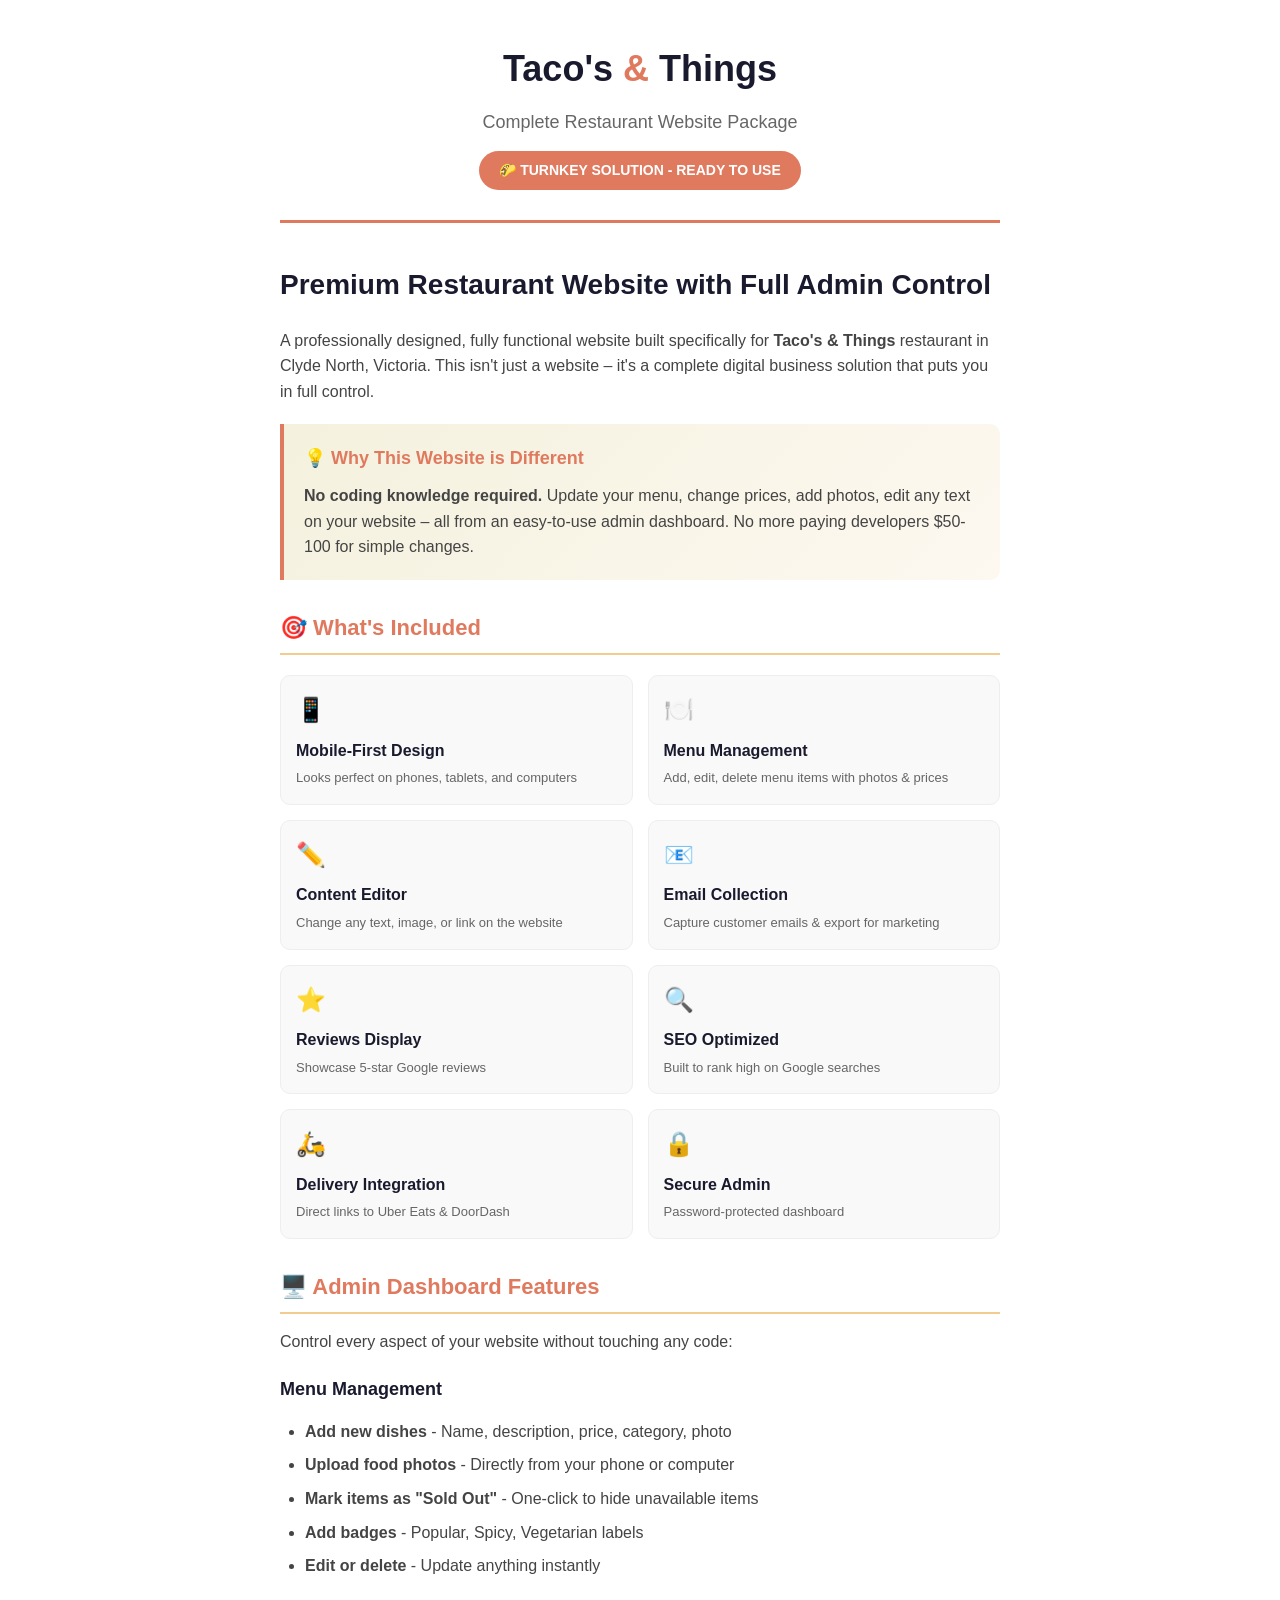
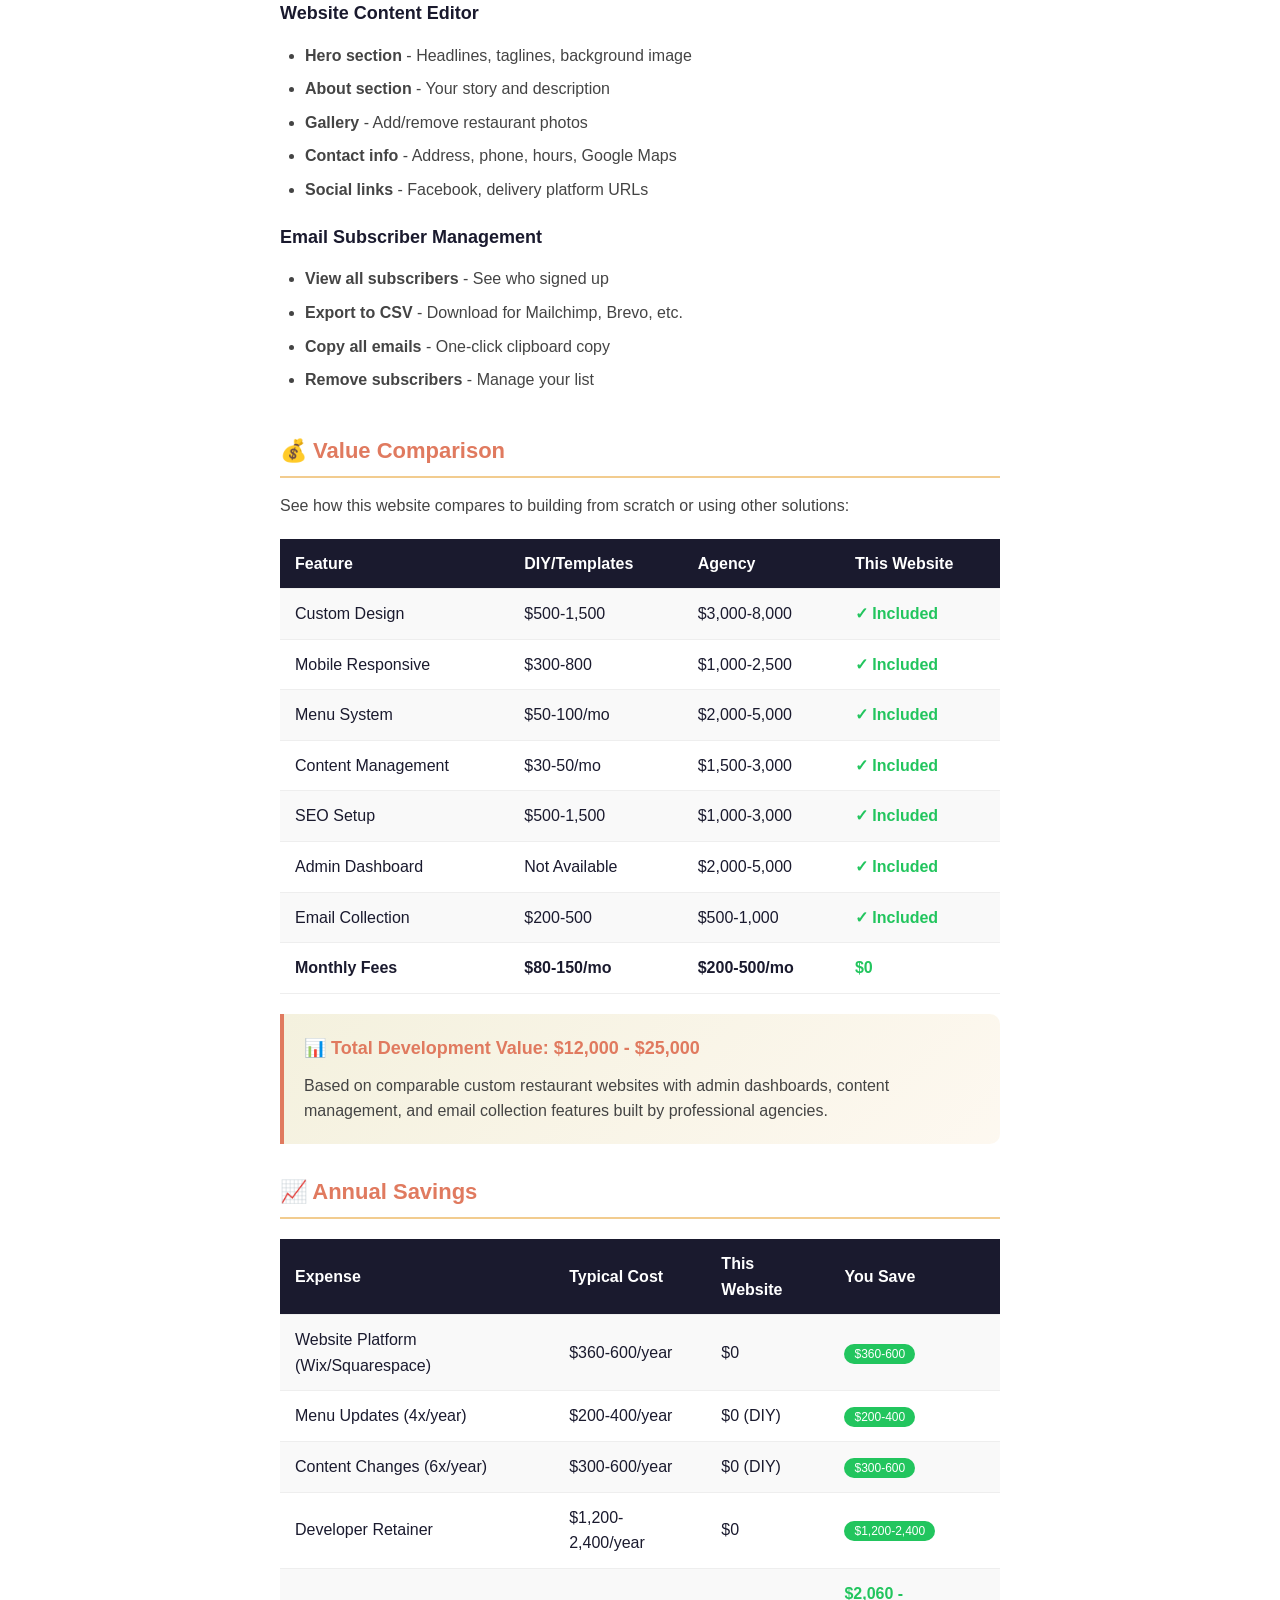
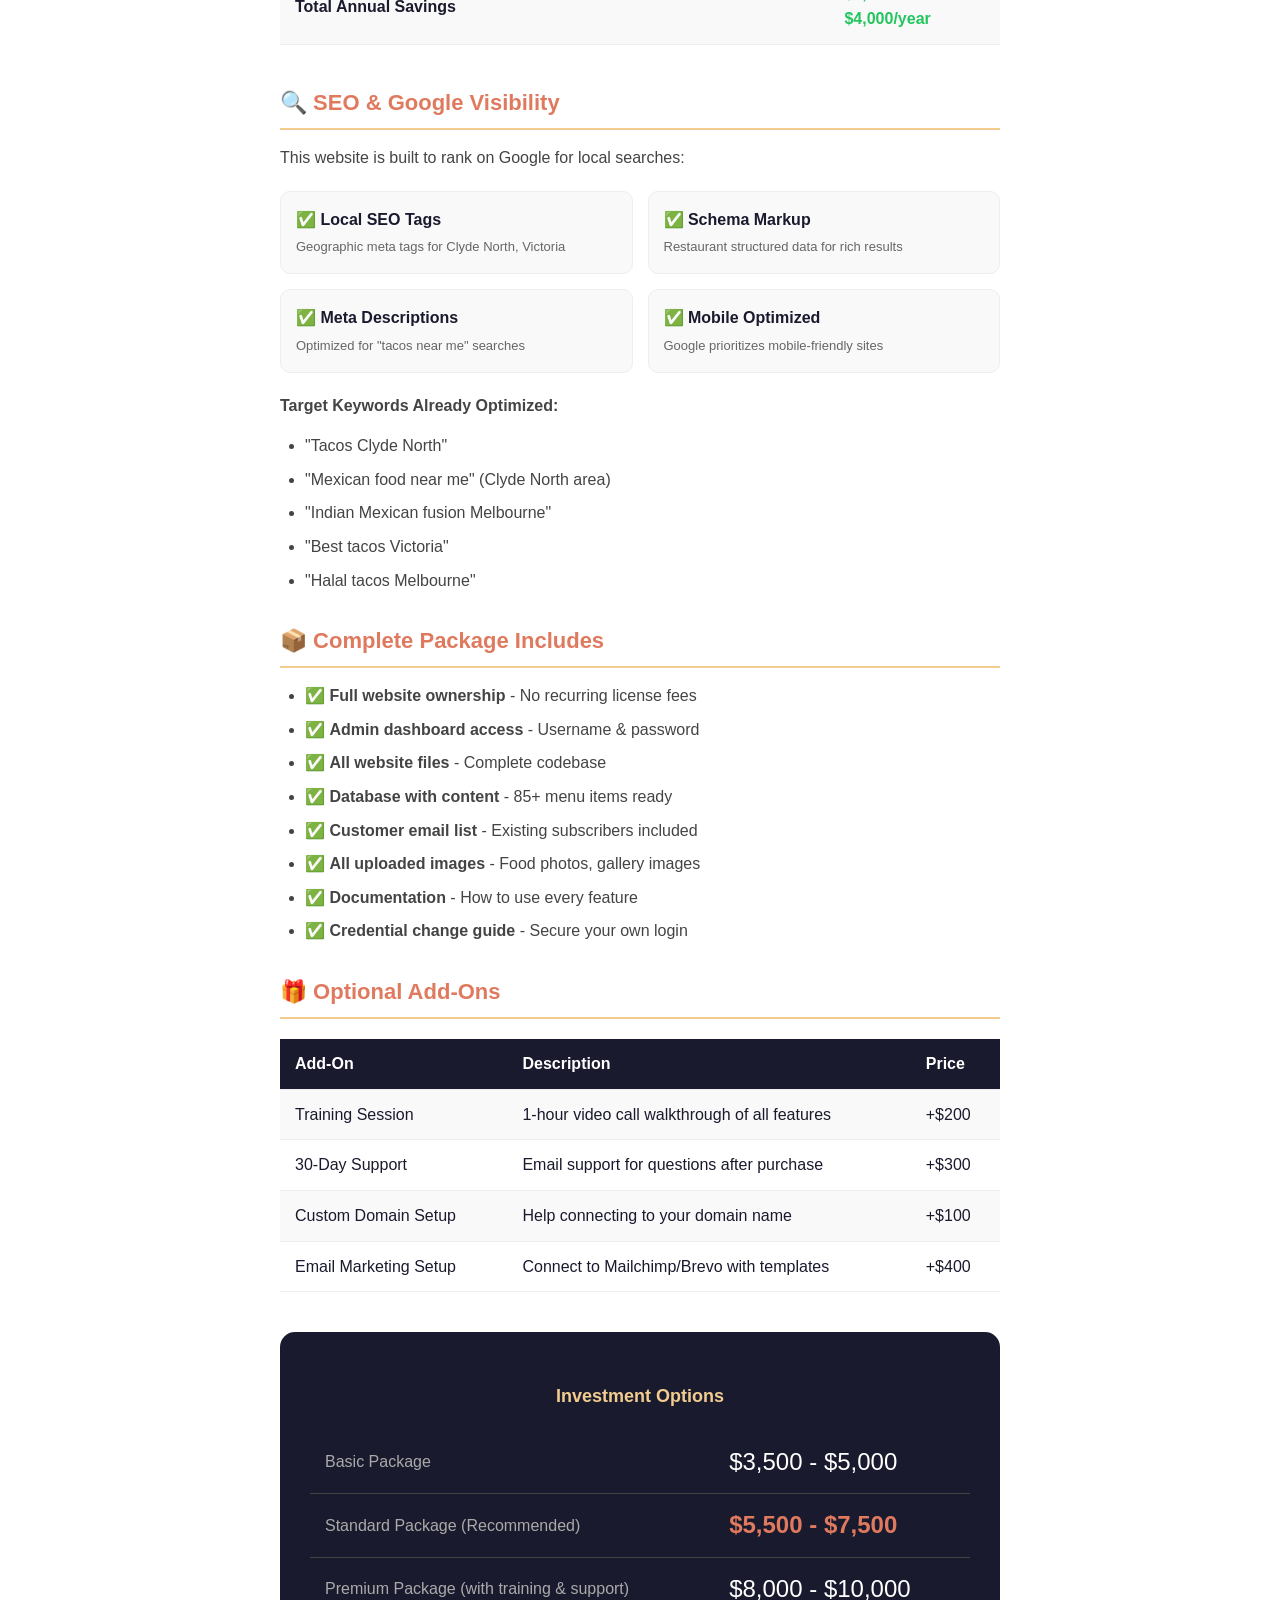
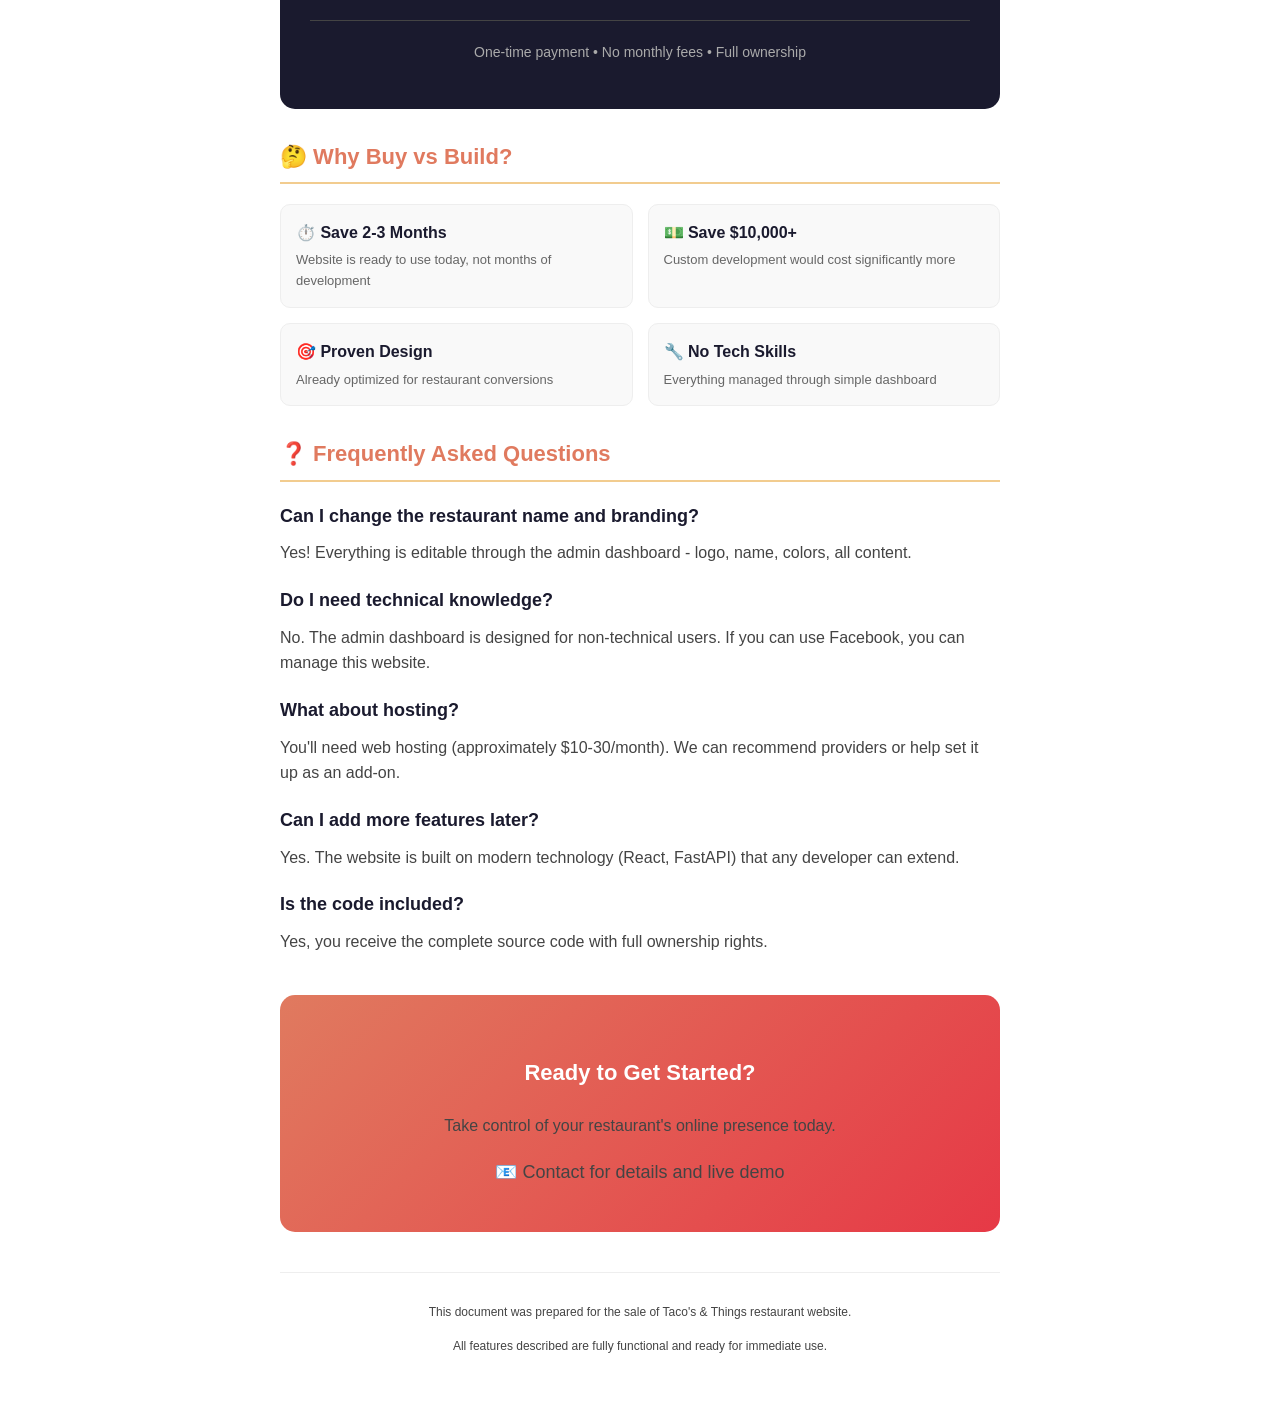
<file: frontend/public/sales-detailed.html>
<!DOCTYPE html>
<html lang="en">
<head>
    <meta charset="UTF-8">
    <meta name="viewport" content="width=device-width, initial-scale=1.0">
    <title>Taco's & Things - Website Sales Package</title>
    <style>
        * {
            margin: 0;
            padding: 0;
            box-sizing: border-box;
        }
        
        body {
            font-family: 'Segoe UI', Tahoma, Geneva, Verdana, sans-serif;
            line-height: 1.6;
            color: #1a1a2e;
            background: #fff;
        }
        
        .page {
            max-width: 800px;
            margin: 0 auto;
            padding: 40px;
        }
        
        .header {
            text-align: center;
            padding-bottom: 30px;
            border-bottom: 3px solid #E07A5F;
            margin-bottom: 40px;
        }
        
        .logo-text {
            font-size: 36px;
            font-weight: bold;
            color: #1a1a2e;
        }
        
        .logo-text span {
            color: #E07A5F;
        }
        
        .subtitle {
            font-size: 18px;
            color: #666;
            margin-top: 10px;
        }
        
        .badge {
            display: inline-block;
            background: #E07A5F;
            color: white;
            padding: 8px 20px;
            border-radius: 20px;
            font-size: 14px;
            font-weight: bold;
            margin-top: 15px;
        }
        
        h1 {
            font-size: 28px;
            color: #1a1a2e;
            margin-bottom: 20px;
        }
        
        h2 {
            font-size: 22px;
            color: #E07A5F;
            margin: 30px 0 15px 0;
            padding-bottom: 8px;
            border-bottom: 2px solid #F2CC8F;
        }
        
        h3 {
            font-size: 18px;
            color: #1a1a2e;
            margin: 20px 0 10px 0;
        }
        
        p {
            margin-bottom: 15px;
            color: #444;
        }
        
        .highlight-box {
            background: linear-gradient(135deg, #F4F1DE 0%, #F2CC8F22 100%);
            border-left: 4px solid #E07A5F;
            padding: 20px;
            margin: 20px 0;
            border-radius: 0 10px 10px 0;
        }
        
        .highlight-box h3 {
            margin-top: 0;
            color: #E07A5F;
        }
        
        .feature-grid {
            display: grid;
            grid-template-columns: repeat(2, 1fr);
            gap: 15px;
            margin: 20px 0;
        }
        
        .feature-item {
            background: #f9f9f9;
            padding: 15px;
            border-radius: 10px;
            border: 1px solid #eee;
        }
        
        .feature-item .icon {
            font-size: 24px;
            margin-bottom: 8px;
        }
        
        .feature-item h4 {
            font-size: 16px;
            color: #1a1a2e;
            margin-bottom: 5px;
        }
        
        .feature-item p {
            font-size: 13px;
            color: #666;
            margin: 0;
        }
        
        table {
            width: 100%;
            border-collapse: collapse;
            margin: 20px 0;
        }
        
        th, td {
            padding: 12px 15px;
            text-align: left;
            border-bottom: 1px solid #eee;
        }
        
        th {
            background: #1a1a2e;
            color: white;
            font-weight: 600;
        }
        
        tr:nth-child(even) {
            background: #f9f9f9;
        }
        
        .check {
            color: #22c55e;
            font-weight: bold;
        }
        
        .price-box {
            background: #1a1a2e;
            color: white;
            padding: 30px;
            border-radius: 15px;
            text-align: center;
            margin: 30px 0;
        }
        
        .price-box h3 {
            color: #F2CC8F;
            margin-bottom: 15px;
        }
        
        .price-amount {
            font-size: 48px;
            font-weight: bold;
            color: #E07A5F;
        }
        
        .price-note {
            font-size: 14px;
            color: #aaa;
            margin-top: 10px;
        }
        
        .comparison-row {
            display: flex;
            justify-content: space-between;
            padding: 15px 0;
            border-bottom: 1px solid #eee;
        }
        
        .comparison-label {
            font-weight: 600;
        }
        
        .comparison-values {
            display: flex;
            gap: 30px;
        }
        
        .comparison-values span {
            min-width: 100px;
            text-align: right;
        }
        
        .included {
            color: #22c55e;
            font-weight: bold;
        }
        
        .savings {
            background: #22c55e;
            color: white;
            padding: 3px 10px;
            border-radius: 10px;
            font-size: 12px;
        }
        
        ul {
            margin: 15px 0 15px 25px;
        }
        
        li {
            margin-bottom: 8px;
            color: #444;
        }
        
        .testimonial {
            background: #f9f9f9;
            padding: 20px;
            border-radius: 10px;
            font-style: italic;
            margin: 20px 0;
            position: relative;
        }
        
        .testimonial::before {
            content: '"';
            font-size: 60px;
            color: #E07A5F;
            position: absolute;
            top: -10px;
            left: 10px;
            opacity: 0.3;
        }
        
        .cta-section {
            background: linear-gradient(135deg, #E07A5F 0%, #E63946 100%);
            color: white;
            padding: 30px;
            border-radius: 15px;
            text-align: center;
            margin-top: 40px;
        }
        
        .cta-section h2 {
            color: white;
            border: none;
            margin-bottom: 15px;
        }
        
        .contact-info {
            margin-top: 20px;
            font-size: 18px;
        }
        
        .page-break {
            page-break-before: always;
            margin-top: 40px;
        }
        
        .footer {
            text-align: center;
            padding-top: 30px;
            margin-top: 40px;
            border-top: 1px solid #eee;
            color: #888;
            font-size: 12px;
        }
        
        @media print {
            .page {
                padding: 20px;
            }
            .page-break {
                page-break-before: always;
            }
        }
    </style>
</head>
<body>
    <div class="page">
        <!-- Header -->
        <div class="header">
            <div class="logo-text">Taco's <span>&</span> Things</div>
            <div class="subtitle">Complete Restaurant Website Package</div>
            <div class="badge">🌮 TURNKEY SOLUTION - READY TO USE</div>
        </div>

        <!-- Introduction -->
        <h1>Premium Restaurant Website with Full Admin Control</h1>
        <p>A professionally designed, fully functional website built specifically for <strong>Taco's & Things</strong> restaurant in Clyde North, Victoria. This isn't just a website – it's a complete digital business solution that puts you in full control.</p>

        <div class="highlight-box">
            <h3>💡 Why This Website is Different</h3>
            <p style="margin-bottom: 0;"><strong>No coding knowledge required.</strong> Update your menu, change prices, add photos, edit any text on your website – all from an easy-to-use admin dashboard. No more paying developers $50-100 for simple changes.</p>
        </div>

        <!-- Key Features Grid -->
        <h2>🎯 What's Included</h2>
        <div class="feature-grid">
            <div class="feature-item">
                <div class="icon">📱</div>
                <h4>Mobile-First Design</h4>
                <p>Looks perfect on phones, tablets, and computers</p>
            </div>
            <div class="feature-item">
                <div class="icon">🍽️</div>
                <h4>Menu Management</h4>
                <p>Add, edit, delete menu items with photos & prices</p>
            </div>
            <div class="feature-item">
                <div class="icon">✏️</div>
                <h4>Content Editor</h4>
                <p>Change any text, image, or link on the website</p>
            </div>
            <div class="feature-item">
                <div class="icon">📧</div>
                <h4>Email Collection</h4>
                <p>Capture customer emails & export for marketing</p>
            </div>
            <div class="feature-item">
                <div class="icon">⭐</div>
                <h4>Reviews Display</h4>
                <p>Showcase 5-star Google reviews</p>
            </div>
            <div class="feature-item">
                <div class="icon">🔍</div>
                <h4>SEO Optimized</h4>
                <p>Built to rank high on Google searches</p>
            </div>
            <div class="feature-item">
                <div class="icon">🛵</div>
                <h4>Delivery Integration</h4>
                <p>Direct links to Uber Eats & DoorDash</p>
            </div>
            <div class="feature-item">
                <div class="icon">🔒</div>
                <h4>Secure Admin</h4>
                <p>Password-protected dashboard</p>
            </div>
        </div>

        <!-- Admin Dashboard Details -->
        <h2>🖥️ Admin Dashboard Features</h2>
        <p>Control every aspect of your website without touching any code:</p>
        
        <h3>Menu Management</h3>
        <ul>
            <li><strong>Add new dishes</strong> - Name, description, price, category, photo</li>
            <li><strong>Upload food photos</strong> - Directly from your phone or computer</li>
            <li><strong>Mark items as "Sold Out"</strong> - One-click to hide unavailable items</li>
            <li><strong>Add badges</strong> - Popular, Spicy, Vegetarian labels</li>
            <li><strong>Edit or delete</strong> - Update anything instantly</li>
        </ul>

        <h3>Website Content Editor</h3>
        <ul>
            <li><strong>Hero section</strong> - Headlines, taglines, background image</li>
            <li><strong>About section</strong> - Your story and description</li>
            <li><strong>Gallery</strong> - Add/remove restaurant photos</li>
            <li><strong>Contact info</strong> - Address, phone, hours, Google Maps</li>
            <li><strong>Social links</strong> - Facebook, delivery platform URLs</li>
        </ul>

        <h3>Email Subscriber Management</h3>
        <ul>
            <li><strong>View all subscribers</strong> - See who signed up</li>
            <li><strong>Export to CSV</strong> - Download for Mailchimp, Brevo, etc.</li>
            <li><strong>Copy all emails</strong> - One-click clipboard copy</li>
            <li><strong>Remove subscribers</strong> - Manage your list</li>
        </ul>

        <div class="page-break"></div>

        <!-- Value Comparison -->
        <h2>💰 Value Comparison</h2>
        <p>See how this website compares to building from scratch or using other solutions:</p>

        <table>
            <tr>
                <th>Feature</th>
                <th>DIY/Templates</th>
                <th>Agency</th>
                <th>This Website</th>
            </tr>
            <tr>
                <td>Custom Design</td>
                <td>$500-1,500</td>
                <td>$3,000-8,000</td>
                <td class="check">✓ Included</td>
            </tr>
            <tr>
                <td>Mobile Responsive</td>
                <td>$300-800</td>
                <td>$1,000-2,500</td>
                <td class="check">✓ Included</td>
            </tr>
            <tr>
                <td>Menu System</td>
                <td>$50-100/mo</td>
                <td>$2,000-5,000</td>
                <td class="check">✓ Included</td>
            </tr>
            <tr>
                <td>Content Management</td>
                <td>$30-50/mo</td>
                <td>$1,500-3,000</td>
                <td class="check">✓ Included</td>
            </tr>
            <tr>
                <td>SEO Setup</td>
                <td>$500-1,500</td>
                <td>$1,000-3,000</td>
                <td class="check">✓ Included</td>
            </tr>
            <tr>
                <td>Admin Dashboard</td>
                <td>Not Available</td>
                <td>$2,000-5,000</td>
                <td class="check">✓ Included</td>
            </tr>
            <tr>
                <td>Email Collection</td>
                <td>$200-500</td>
                <td>$500-1,000</td>
                <td class="check">✓ Included</td>
            </tr>
            <tr>
                <td><strong>Monthly Fees</strong></td>
                <td><strong>$80-150/mo</strong></td>
                <td><strong>$200-500/mo</strong></td>
                <td class="check"><strong>$0</strong></td>
            </tr>
        </table>

        <div class="highlight-box">
            <h3>📊 Total Development Value: $12,000 - $25,000</h3>
            <p style="margin-bottom: 0;">Based on comparable custom restaurant websites with admin dashboards, content management, and email collection features built by professional agencies.</p>
        </div>

        <!-- Annual Savings -->
        <h2>📈 Annual Savings</h2>
        <table>
            <tr>
                <th>Expense</th>
                <th>Typical Cost</th>
                <th>This Website</th>
                <th>You Save</th>
            </tr>
            <tr>
                <td>Website Platform (Wix/Squarespace)</td>
                <td>$360-600/year</td>
                <td>$0</td>
                <td><span class="savings">$360-600</span></td>
            </tr>
            <tr>
                <td>Menu Updates (4x/year)</td>
                <td>$200-400/year</td>
                <td>$0 (DIY)</td>
                <td><span class="savings">$200-400</span></td>
            </tr>
            <tr>
                <td>Content Changes (6x/year)</td>
                <td>$300-600/year</td>
                <td>$0 (DIY)</td>
                <td><span class="savings">$300-600</span></td>
            </tr>
            <tr>
                <td>Developer Retainer</td>
                <td>$1,200-2,400/year</td>
                <td>$0</td>
                <td><span class="savings">$1,200-2,400</span></td>
            </tr>
            <tr>
                <td><strong>Total Annual Savings</strong></td>
                <td></td>
                <td></td>
                <td><strong style="color: #22c55e;">$2,060 - $4,000/year</strong></td>
            </tr>
        </table>

        <div class="page-break"></div>

        <!-- SEO Benefits -->
        <h2>🔍 SEO & Google Visibility</h2>
        <p>This website is built to rank on Google for local searches:</p>
        
        <div class="feature-grid">
            <div class="feature-item">
                <h4>✅ Local SEO Tags</h4>
                <p>Geographic meta tags for Clyde North, Victoria</p>
            </div>
            <div class="feature-item">
                <h4>✅ Schema Markup</h4>
                <p>Restaurant structured data for rich results</p>
            </div>
            <div class="feature-item">
                <h4>✅ Meta Descriptions</h4>
                <p>Optimized for "tacos near me" searches</p>
            </div>
            <div class="feature-item">
                <h4>✅ Mobile Optimized</h4>
                <p>Google prioritizes mobile-friendly sites</p>
            </div>
        </div>

        <p><strong>Target Keywords Already Optimized:</strong></p>
        <ul>
            <li>"Tacos Clyde North"</li>
            <li>"Mexican food near me" (Clyde North area)</li>
            <li>"Indian Mexican fusion Melbourne"</li>
            <li>"Best tacos Victoria"</li>
            <li>"Halal tacos Melbourne"</li>
        </ul>

        <!-- What You Get -->
        <h2>📦 Complete Package Includes</h2>
        <ul>
            <li>✅ <strong>Full website ownership</strong> - No recurring license fees</li>
            <li>✅ <strong>Admin dashboard access</strong> - Username & password</li>
            <li>✅ <strong>All website files</strong> - Complete codebase</li>
            <li>✅ <strong>Database with content</strong> - 85+ menu items ready</li>
            <li>✅ <strong>Customer email list</strong> - Existing subscribers included</li>
            <li>✅ <strong>All uploaded images</strong> - Food photos, gallery images</li>
            <li>✅ <strong>Documentation</strong> - How to use every feature</li>
            <li>✅ <strong>Credential change guide</strong> - Secure your own login</li>
        </ul>

        <!-- Optional Add-ons -->
        <h2>🎁 Optional Add-Ons</h2>
        <table>
            <tr>
                <th>Add-On</th>
                <th>Description</th>
                <th>Price</th>
            </tr>
            <tr>
                <td>Training Session</td>
                <td>1-hour video call walkthrough of all features</td>
                <td>+$200</td>
            </tr>
            <tr>
                <td>30-Day Support</td>
                <td>Email support for questions after purchase</td>
                <td>+$300</td>
            </tr>
            <tr>
                <td>Custom Domain Setup</td>
                <td>Help connecting to your domain name</td>
                <td>+$100</td>
            </tr>
            <tr>
                <td>Email Marketing Setup</td>
                <td>Connect to Mailchimp/Brevo with templates</td>
                <td>+$400</td>
            </tr>
        </table>

        <div class="page-break"></div>

        <!-- Pricing -->
        <div class="price-box">
            <h3>Investment Options</h3>
            <table style="color: white; margin: 20px 0;">
                <tr style="background: transparent;">
                    <td style="border-color: #444; color: #aaa;">Basic Package</td>
                    <td style="border-color: #444; color: white; font-size: 24px;">$3,500 - $5,000</td>
                </tr>
                <tr style="background: transparent;">
                    <td style="border-color: #444; color: #aaa;">Standard Package (Recommended)</td>
                    <td style="border-color: #444; color: #E07A5F; font-size: 24px; font-weight: bold;">$5,500 - $7,500</td>
                </tr>
                <tr style="background: transparent;">
                    <td style="border-color: #444; color: #aaa;">Premium Package (with training & support)</td>
                    <td style="border-color: #444; color: white; font-size: 24px;">$8,000 - $10,000</td>
                </tr>
            </table>
            <p class="price-note">One-time payment • No monthly fees • Full ownership</p>
        </div>

        <!-- Why Buy This -->
        <h2>🤔 Why Buy vs Build?</h2>
        <div class="feature-grid">
            <div class="feature-item">
                <h4>⏱️ Save 2-3 Months</h4>
                <p>Website is ready to use today, not months of development</p>
            </div>
            <div class="feature-item">
                <h4>💵 Save $10,000+</h4>
                <p>Custom development would cost significantly more</p>
            </div>
            <div class="feature-item">
                <h4>🎯 Proven Design</h4>
                <p>Already optimized for restaurant conversions</p>
            </div>
            <div class="feature-item">
                <h4>🔧 No Tech Skills</h4>
                <p>Everything managed through simple dashboard</p>
            </div>
        </div>

        <!-- FAQ -->
        <h2>❓ Frequently Asked Questions</h2>
        
        <h3>Can I change the restaurant name and branding?</h3>
        <p>Yes! Everything is editable through the admin dashboard - logo, name, colors, all content.</p>

        <h3>Do I need technical knowledge?</h3>
        <p>No. The admin dashboard is designed for non-technical users. If you can use Facebook, you can manage this website.</p>

        <h3>What about hosting?</h3>
        <p>You'll need web hosting (approximately $10-30/month). We can recommend providers or help set it up as an add-on.</p>

        <h3>Can I add more features later?</h3>
        <p>Yes. The website is built on modern technology (React, FastAPI) that any developer can extend.</p>

        <h3>Is the code included?</h3>
        <p>Yes, you receive the complete source code with full ownership rights.</p>

        <!-- Call to Action -->
        <div class="cta-section">
            <h2>Ready to Get Started?</h2>
            <p>Take control of your restaurant's online presence today.</p>
            <div class="contact-info">
                <p>📧 Contact for details and live demo</p>
            </div>
        </div>

        <!-- Footer -->
        <div class="footer">
            <p>This document was prepared for the sale of Taco's & Things restaurant website.</p>
            <p>All features described are fully functional and ready for immediate use.</p>
        </div>
    </div>
</body>
</html>
</file>
